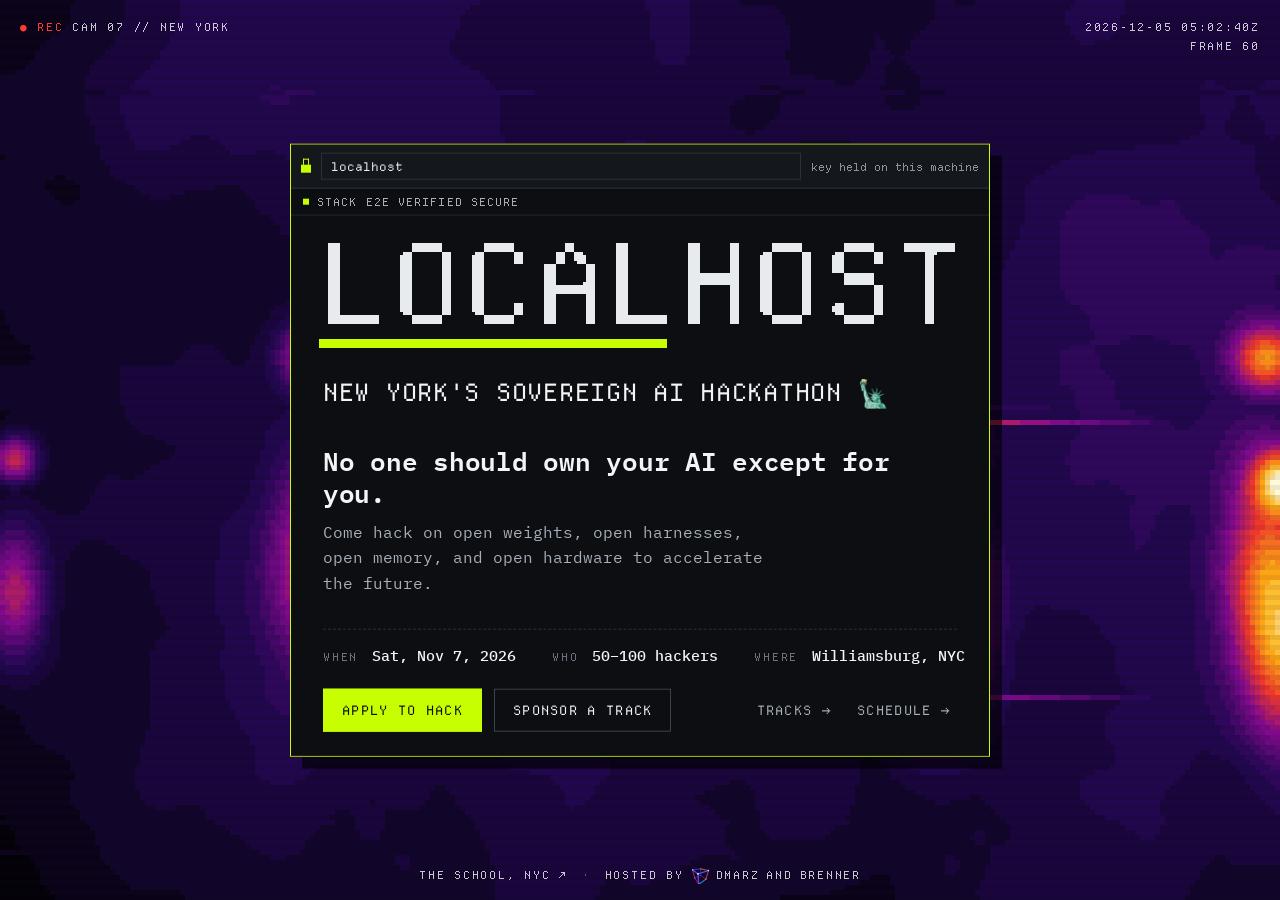
<file: public/index.html>
<!doctype html>
<html lang="en">
<head>
<meta charset="utf-8">
<meta name="viewport" content="width=device-width, initial-scale=1">
<title>LOCALHOST</title>
<meta name="description" content="New York's Sovereign AI Hackathon. Saturday, November 7, 2026 at The School, NYC.">
<meta property="og:title" content="LOCALHOST: New York's Sovereign AI Hackathon">
<meta property="og:description" content="No one should own your AI except for you. Saturday, November 7 at The School, NYC.">
<meta property="og:site_name" content="LOCALHOST">
<meta property="og:type" content="website">
<meta property="og:url" content="https://localhostai.nyc/">
<meta property="og:image" content="https://localhostai.nyc/img/school/leg1-thermal.jpg">
<meta property="og:image:width" content="1600">
<meta property="og:image:height" content="900">
<meta property="og:image:alt" content="The School, NYC, through a thermal camera">
<meta name="twitter:image" content="https://localhostai.nyc/img/school/leg1-thermal.jpg">
<meta name="twitter:card" content="summary_large_image">
<link rel="icon" href="https://localhostai.nyc/icon-192.png" sizes="192x192" type="image/png">
<link rel="icon" href="https://localhostai.nyc/favicon-32.png" sizes="32x32" type="image/png">
<link rel="icon" href="https://localhostai.nyc/favicon.svg" type="image/svg+xml">
<link rel="manifest" href="https://localhostai.nyc/site.webmanifest">
<link rel="apple-touch-icon" sizes="180x180" href="https://localhostai.nyc/apple-touch-icon.png">
<meta name="theme-color" content="#0c0e11">
<link rel="stylesheet" href="shared/base.css">
<style>
  @font-face { font-family: "IBM Plex Mono"; src: url("fonts/IBMPlexMono-400.woff2") format("woff2"); font-weight: 400; font-display: swap; }
  @font-face { font-family: "IBM Plex Mono"; src: url("fonts/IBMPlexMono-500.woff2") format("woff2"); font-weight: 500; font-display: swap; }
  @font-face { font-family: "IBM Plex Mono"; src: url("fonts/IBMPlexMono-600.woff2") format("woff2"); font-weight: 600; font-display: swap; }
  body { overflow: hidden; cursor: crosshair; }
  .corner { position: fixed; z-index: 5; padding: 18px 20px; line-height: 1.7; pointer-events: none; }
  .tl { top: 0; left: 0; } .tr { top: 0; right: 0; text-align: right; }
  .rec { color: #ff3b2f; }
  .reticle { position: fixed; z-index: 6; width: 120px; height: 150px; pointer-events: none; transform: translate(-50%, -50%); transition: opacity .25s; }
  .reticle i { position: absolute; width: 14px; height: 14px; border-color: rgba(255,255,255,.9); border-style: solid; }
  .reticle i:nth-child(1) { top: 0; left: 0; border-width: 1px 0 0 1px; }
  .reticle i:nth-child(2) { top: 0; right: 0; border-width: 1px 1px 0 0; }
  .reticle i:nth-child(3) { bottom: 0; left: 0; border-width: 0 0 1px 1px; }
  .reticle i:nth-child(4) { bottom: 0; right: 0; border-width: 0 1px 1px 0; }
  .reticle span { position: absolute; top: calc(100% + 6px); left: 0; white-space: nowrap; }
  .reticle.lost { opacity: 0; }
  .credits { position: fixed; z-index: 5; bottom: 16px; left: 50%; transform: translateX(-50%); width: max-content; max-width: calc(100% - 24px); display: flex; align-items: center; gap: 14px; white-space: nowrap; }
  .credits a { color: inherit; text-decoration: none; display: inline-flex; align-items: center; gap: 7px; }
  .credits a:hover { color: var(--acid); }
  .credits .hosts { display: inline-flex; align-items: center; gap: 7px; flex-wrap: wrap; justify-content: center; }
  .credits .sep { opacity: .4; }
  .credits canvas { width: 18px; height: 18px; display: block; }
  .switch { position: fixed; z-index: 60; top: 14px; left: 50%; transform: translateX(-50%); display: flex; gap: 10px; align-items: center; }
  .switch button { font: inherit; color: inherit; background: rgba(0,0,0,.35); border: 1px solid rgba(255,255,255,.4); padding: 3px 9px; cursor: pointer; }
  .switch button:hover { color: var(--acid); border-color: var(--acid); }

  /* ---------- shared window + page ---------- */
  :root { --pg: #fff; --fg: #0b0b0c; --dim: #5f5f66; --ln: #000; --pri: #c8ff00; --prifg: #0b0b0c; }
  .win { position: fixed; z-index: 10; display: flex; flex-direction: column; cursor: default; background: var(--pg); color: var(--fg); }
  .win[hidden] { display: none; }
  #main { left: 50%; top: 50%; transform: translate(-50%, -50%); width: min(700px, calc(100vw - 32px)); }
  .page { padding: 0 0 24px; background: var(--pg); color: var(--fg); }
  .hero { display: block; image-rendering: pixelated; margin: 0 auto; }
  .copy { padding: 0 26px; }
  .sub { margin: 0 0 24px; font-size: clamp(15px, 4.1vw, 25px); line-height: 1.15; letter-spacing: .04em; text-transform: uppercase; }
  .sub .ny { letter-spacing: 0; font-size: 1.1em; vertical-align: -.08em; }
  .line1 { font-size: 22px; line-height: 1.25; }
  .line2 { margin-top: 8px; font-size: 13.5px; line-height: 1.6; color: var(--dim); max-width: 50ch; }
  .meta { margin-top: 18px; display: flex; flex-wrap: wrap; gap: 6px 18px; font-size: 12px; letter-spacing: .12em; text-transform: uppercase; }
  .meta b { font-weight: normal; background: var(--pri); color: var(--prifg); padding: 0 4px; }
  .ctas { margin-top: 20px; display: flex; gap: 10px; flex-wrap: wrap; align-items: center; }
  .ctas .sp { flex: 1; }
  .b { font: 13px var(--mono); letter-spacing: .06em; text-transform: uppercase; padding: 10px 14px; background: var(--pg); color: var(--fg); border: 1px solid var(--ln); text-decoration: none; cursor: pointer; }
  .b:hover { background: var(--fg); color: var(--pg); }
  .b.pri { background: var(--pri); color: var(--prifg); }
  .pre, .post { padding: 12px 26px 0; font-size: 12px; line-height: 1.6; white-space: pre-wrap; color: var(--dim); }
  .post { padding-top: 18px; }
  .list { font-size: 13px; overflow: auto; max-height: min(420px, 52vh); }
  .list .hdr, .list .row { display: grid; grid-template-columns: 1.3fr 1fr; gap: 8px; padding: 5px 12px; }
  .list .hdr { position: sticky; top: 0; background: var(--pg); border-bottom: 1px solid var(--ln); font-size: 11px; color: var(--dim); }
  .list .row { cursor: pointer; }
  .list .row .g { color: var(--dim); font-size: 11px; }
  .list .row.sel { background: var(--fg); color: var(--pg); }
  .list .row.sel .g { color: inherit; }
  .info { border-top: 1px solid var(--ln); padding: 10px 12px; font-size: 13px; line-height: 1.5; min-height: 58px; }
  .info .k { font-size: 11px; color: var(--dim); }
  .txt { padding: 14px 18px 18px; font-size: 13px; line-height: 1.75; white-space: pre; overflow: auto; }
  .txt .d { color: var(--dim); }

  /* ================= 1 · Macintosh, 1991 ================= */
  [data-t="1"] { --pri: #fff; --prifg: #000; --dim: #333; }
  [data-t="1"] .win { border: 2px solid #000; box-shadow: 4px 4px 0 #000, 14px 14px 0 rgba(0,0,0,.45); }
  [data-t="1"] .ch { position: relative; height: 26px; display: flex; align-items: center; justify-content: center; border-bottom: 2px solid #000; }
  [data-t="1"] .win.focus .ch::before { content: ""; position: absolute; inset: 5px 4px; background: repeating-linear-gradient(#000 0 1px, transparent 1px 3px); }
  [data-t="1"] .ch .nm { position: relative; z-index: 1; background: #fff; padding: 0 10px; font-size: 13px; }
  [data-t="1"] .ch .bx { position: absolute; z-index: 1; top: 6px; width: 13px; height: 13px; background: #fff; border: 1px solid #000; outline: 2px solid #fff; padding: 0; }
  [data-t="1"] .ch .bx.l { left: 10px; } [data-t="1"] .ch .bx.r { right: 10px; }
  [data-t="1"] .win:not(.focus) .bx { visibility: hidden; }
  [data-t="1"] .b { border: 2px solid #000; border-radius: 8px; text-transform: none; letter-spacing: 0; padding: 8px 16px; }
  [data-t="1"] .b.pri { outline: 3px solid #000; outline-offset: 2px; }
  [data-t="1"] .meta b { border: 1px solid #000; }

  /* ================= 2 · Windows 95 ================= */
  [data-t="2"] { --pg: #fff; --pri: #c0c0c0; --prifg: #000; --dim: #404040; }
  [data-t="2"] .win { background: #c0c0c0; padding: 3px; box-shadow: inset -1px -1px #0a0a0a, inset 1px 1px #dfdfdf, inset -2px -2px #808080, inset 2px 2px #fff, 12px 12px 0 rgba(0,0,0,.45); font-family: Tahoma, "Segoe UI", Arial, sans-serif; }
  [data-t="2"] .ch { display: flex; align-items: center; gap: 6px; padding: 3px 3px 3px 6px; background: linear-gradient(90deg, #000080, #1084d0); color: #fff; font-weight: bold; font-size: 12px; }
  [data-t="2"] .win:not(.focus) .ch { background: linear-gradient(90deg, #808080, #b5b5b5); color: #d4d0c8; }
  [data-t="2"] .ch .ic { width: 14px; height: 14px; background: #fff; box-shadow: inset -2px -2px #808080; }
  [data-t="2"] .ch .ctl { margin-left: auto; display: flex; gap: 2px; }
  [data-t="2"] .ch .ctl span, [data-t="2"] .ch .ctl button { width: 16px; height: 14px; background: #c0c0c0; color: #000; font: bold 10px/12px Tahoma, sans-serif; text-align: center; border: 0; padding: 0; box-shadow: inset -1px -1px #0a0a0a, inset 1px 1px #fff, inset -2px -2px #808080; }
  [data-t="2"] .ch .ctl button { margin-left: 2px; cursor: pointer; }
  [data-t="2"] .menu { display: flex; gap: 14px; padding: 3px 6px; font-size: 12px; }
  [data-t="2"] .menu u { text-decoration: underline; }
  [data-t="2"] .addr { display: flex; align-items: center; gap: 6px; padding: 3px 6px 5px; font-size: 12px; }
  [data-t="2"] .addr .f { flex: 1; background: #fff; padding: 3px 5px; box-shadow: inset 1px 1px #808080, inset -1px -1px #fff, inset 2px 2px #0a0a0a; font-family: var(--mono); }
  [data-t="2"] .addr .go { padding: 2px 10px; box-shadow: inset -1px -1px #0a0a0a, inset 1px 1px #fff, inset -2px -2px #808080; }
  [data-t="2"] .page, [data-t="2"] .list, [data-t="2"] .txt, [data-t="2"] .info { box-shadow: inset 1px 1px #808080, inset 2px 2px #0a0a0a, inset -1px -1px #fff; background: #fff; }
  [data-t="2"] .page { padding-top: 4px; }
  [data-t="2"] .b { font-family: Tahoma, Arial, sans-serif; text-transform: none; letter-spacing: 0; background: #c0c0c0; color: #000; border: 0; padding: 7px 16px; box-shadow: inset -1px -1px #0a0a0a, inset 1px 1px #fff, inset -2px -2px #808080, inset 2px 2px #dfdfdf; }
  [data-t="2"] .b.pri { outline: 1px solid #000; }
  [data-t="2"] .b:active { box-shadow: inset 1px 1px #0a0a0a, inset -1px -1px #fff; }
  [data-t="2"] .b:hover { background: #c0c0c0; color: #000; }
  [data-t="2"] .meta b { background: #000080; color: #fff; }
  [data-t="2"] .stat { display: flex; gap: 3px; padding-top: 3px; font-size: 11px; }
  [data-t="2"] .stat span { padding: 2px 6px; box-shadow: inset 1px 1px #808080, inset -1px -1px #fff; }
  [data-t="2"] .stat span:first-child { flex: 1; }

  /* ================= 3 · NeXTSTEP ================= */
  [data-t="3"] { --pg: #aaa; --fg: #000; --dim: #2b2b2b; --ln: #000; --pri: #fff; --prifg: #000; }
  [data-t="3"] .win { border: 1px solid #000; box-shadow: 12px 12px 0 rgba(0,0,0,.5); }
  [data-t="3"] .ch { display: flex; align-items: center; height: 24px; background: #000; color: #fff; font: bold 13px Helvetica, Arial, sans-serif; border-bottom: 1px solid #000; }
  [data-t="3"] .win:not(.focus) .ch { background: #555; color: #aaa; }
  [data-t="3"] .ch .nm { flex: 1; text-align: center; }
  [data-t="3"] .ch .bx { width: 17px; height: 17px; margin: 0 4px; background: #aaa; border: 0; padding: 0; color: #000; font: bold 11px/17px Helvetica, sans-serif; text-align: center; box-shadow: inset 1px 1px #fff, inset -1px -1px #555; }
  [data-t="3"] .page { border-top: 1px solid #fff; }
  [data-t="3"] .b { font: 13px Helvetica, Arial, sans-serif; text-transform: none; letter-spacing: 0; background: #aaa; color: #000; border: 0; padding: 7px 14px; box-shadow: inset 1px 1px #fff, inset -1px -1px #000, inset -2px -2px #555; }
  [data-t="3"] .b.pri::after { content: " ⏎"; }
  [data-t="3"] .b:hover { background: #fff; color: #000; }
  [data-t="3"] .list, [data-t="3"] .txt { background: #fff; }
  [data-t="3"] .resize { display: flex; height: 9px; border-top: 1px solid #000; background: #aaa; }
  [data-t="3"] .resize i { width: 26px; border-right: 1px solid #000; } [data-t="3"] .resize i:last-child { margin-left: auto; border-left: 1px solid #000; border-right: 0; }

  /* ================= 4 · Amiga Workbench ================= */
  [data-t="4"] { --pg: #0055aa; --fg: #fff; --dim: #cfe0ff; --ln: #fff; --pri: #ff8800; --prifg: #000; }
  [data-t="4"] .win { border: 2px solid #fff; box-shadow: 12px 12px 0 rgba(0,0,0,.5); font-family: var(--mono); }
  [data-t="4"] .ch { display: flex; align-items: stretch; height: 22px; background: #fff; color: #0055aa; font-size: 13px; }
  [data-t="4"] .win:not(.focus) .ch { background: #0055aa; color: #fff; border-bottom: 2px solid #fff; }
  [data-t="4"] .ch .bx { width: 24px; border: 0; padding: 0; background: #ff8800; position: relative; }
  [data-t="4"] .ch .bx.l::after { content: ""; position: absolute; left: 8px; top: 6px; width: 6px; height: 6px; background: #fff; border: 1px solid #000; }
  [data-t="4"] .ch .nm { flex: 1; padding: 3px 8px; background: repeating-linear-gradient(#fff 0 2px, #0055aa 2px 4px); }
  [data-t="4"] .ch .nm span { background: #fff; color: #0055aa; padding: 0 6px; }
  [data-t="4"] .win:not(.focus) .ch .nm { background: none; } [data-t="4"] .win:not(.focus) .ch .nm span { background: none; color: #fff; }
  [data-t="4"] .ch .dp { width: 24px; background: #fff; border-left: 2px solid #0055aa; position: relative; }
  [data-t="4"] .ch .dp::before, [data-t="4"] .ch .dp::after { content: ""; position: absolute; width: 10px; height: 7px; border: 2px solid #0055aa; }
  [data-t="4"] .ch .dp::before { left: 4px; top: 3px; background: #ff8800; } [data-t="4"] .ch .dp::after { left: 8px; top: 8px; background: #fff; }
  [data-t="4"] .b { border: 2px solid #fff; } [data-t="4"] .b.pri { border-color: #000; }
  [data-t="4"] .b:hover { background: #fff; color: #0055aa; }
  [data-t="4"] .list .row.sel { background: #ff8800; color: #000; }

  /* ================= 5 · Teletext ================= */
  [data-t="5"] { --pg: #000; --fg: #fff; --dim: #00ffff; --ln: #fff; --pri: #ffff00; --prifg: #000; }
  [data-t="5"] .win { border: 10px solid #1a1a1a; border-radius: 18px; box-shadow: 0 0 0 2px #000, 12px 12px 0 rgba(0,0,0,.5); font-family: var(--mono); }
  [data-t="5"] .ch { display: flex; gap: 14px; padding: 6px 12px; background: #000; color: #fff; font-size: 14px; }
  [data-t="5"] .ch .p { color: #fff; } [data-t="5"] .ch .s { color: #ffff00; } [data-t="5"] .ch .c { color: #00ffff; margin-left: auto; }
  [data-t="5"] .ch .x { background: none; border: 0; color: #ff0000; font: inherit; cursor: pointer; padding: 0; }
  [data-t="5"] .page { padding-top: 6px; }
  [data-t="5"] .banner { margin: 0 12px; background: #0000ff; }
  [data-t="5"] .sub { color: #00ff00; transform: scaleY(1.35); transform-origin: top; margin-bottom: 26px; }
  [data-t="5"] .line1 { color: #ffff00; transform: scaleY(1.5); transform-origin: top; margin-bottom: 18px; }
  [data-t="5"] .meta { color: #ff00ff; } [data-t="5"] .meta b { background: #ffff00; }
  [data-t="5"] .ctas { gap: 0; justify-content: space-between; }
  [data-t="5"] .ctas .sp { display: none; }
  [data-t="5"] .b { border: 0; background: #000; padding: 6px 4px; font-size: 14px; }
  [data-t="5"] .ctas .b:nth-child(1) { color: #ff0000; } [data-t="5"] .ctas .b:nth-child(2) { color: #00ff00; }
  [data-t="5"] .ctas .b:nth-child(4) { color: #ffff00; } [data-t="5"] .ctas .b:nth-child(5) { color: #00ffff; }
  [data-t="5"] .b:hover { background: #fff; color: #000 !important; }
  [data-t="5"] .list .row.sel { background: #ffff00; color: #000; }

  /* ================= 6 · Relay circuit ================= */
  [data-t="6"] { --pg: #120c1a; --fg: #f1ecf7; --dim: #a99bbd; --ln: #3d2c55; --pri: #c8ff00; --prifg: #0b0b0c; }
  [data-t="6"] .win { border: 1px solid #3d2c55; box-shadow: 12px 12px 0 rgba(0,0,0,.55); }
  [data-t="6"] .win.focus { border-color: #9a6bd8; }
  [data-t="6"] .ch { display: flex; align-items: center; gap: 10px; padding: 8px 10px; background: #2a1a3d; font-size: 12px; }
  [data-t="6"] .ch .on { width: 14px; height: 14px; border-radius: 50%; border: 2px solid #c79bff; box-shadow: inset 0 0 0 2px #2a1a3d, inset 0 0 0 4px #c79bff; }
  [data-t="6"] .ch .f { flex: 1; padding: 5px 9px; background: #120c1a; border: 1px solid #3d2c55; }
  [data-t="6"] .ch .f b { font-weight: normal; color: #c8ff00; }
  [data-t="6"] .ch .x { background: none; border: 0; color: #a99bbd; font: inherit; cursor: pointer; }
  [data-t="6"] .circ { display: flex; align-items: center; gap: 8px; flex-wrap: wrap; padding: 9px 12px; background: #1b1127; border-bottom: 1px solid #3d2c55; font-size: 11px; letter-spacing: .08em; text-transform: uppercase; color: #a99bbd; }
  [data-t="6"] .circ i { font-style: normal; color: #f1ecf7; border: 1px solid #3d2c55; padding: 2px 6px; }
  [data-t="6"] .circ .ar { color: #6e5a8a; }
  [data-t="6"] .circ .ok { margin-left: auto; color: #c8ff00; }
  [data-t="6"] .b:hover { background: #c79bff; color: #120c1a; }

  /* ================= 7 · PGP signed ================= */
  [data-t="7"] { --pg: #f4f1e8; --fg: #111; --dim: #55534d; --ln: #111; --pri: #111; --prifg: #f4f1e8; }
  [data-t="7"] .win { border: 1px solid #111; box-shadow: 12px 12px 0 rgba(0,0,0,.5); }
  [data-t="7"] .ch { display: flex; align-items: center; gap: 10px; padding: 7px 10px; background: #e3dfd2; border-bottom: 1px solid #111; font-size: 12px; }
  [data-t="7"] .ch .x { width: 10px; height: 10px; border: 1px solid #111; background: #fff; padding: 0; cursor: pointer; }
  [data-t="7"] .ch .v { margin-left: auto; color: #2d6a00; }
  [data-t="7"] .pre, [data-t="7"] .post { color: #111; }
  [data-t="7"] .sig { color: #55534d; word-break: break-all; }
  [data-t="7"] .good { margin-top: 8px; display: inline-block; padding: 2px 6px; background: #c8ff00; color: #111; }

  /* ================= 8 · Redacted ================= */
  [data-t="8"] { --pg: #fbfbf8; --fg: #111; --dim: #44443f; --ln: #111; --pri: #111; --prifg: #fff; }
  [data-t="8"] .win { border: 1px solid #111; box-shadow: 12px 12px 0 rgba(0,0,0,.5); font-family: var(--mono); }
  [data-t="8"] .ch { display: flex; align-items: center; gap: 10px; padding: 7px 12px; border-bottom: 3px double #111; font-size: 12px; letter-spacing: .14em; text-transform: uppercase; }
  [data-t="8"] .ch .x { background: none; border: 0; font: inherit; cursor: pointer; }
  [data-t="8"] .ch .st { margin-left: auto; color: #c4161c; border: 2px solid #c4161c; padding: 1px 6px; transform: rotate(-3deg); }
  [data-t="8"] .pre { color: #111; letter-spacing: .1em; text-transform: uppercase; font-size: 11px; display: flex; justify-content: space-between; }
  [data-t="8"] .rx { background: #111; color: transparent; transition: background .25s, color .25s; cursor: help; }
  [data-t="8"] .rx:hover, [data-t="8"] .copy:hover .rx { background: #c8ff00; color: #111; }

  /* ================= 9 · Ciphertext ================= */
  [data-t="9"] { --pg: #0c0e11; --fg: #e9ecef; --dim: #8b939c; --ln: #2a3038; --pri: #c8ff00; --prifg: #0b0b0c; }
  [data-t="9"] .win { border: 1px solid #2a3038; box-shadow: 12px 12px 0 rgba(0,0,0,.6); }
  [data-t="9"] .win.focus { border-color: #c8ff00; }
  [data-t="9"] .ch { display: flex; align-items: center; gap: 10px; padding: 8px 10px; background: #14181d; border-bottom: 1px solid #2a3038; font-size: 12px; }
  [data-t="9"] .ch .lk { width: 10px; height: 8px; background: #c8ff00; position: relative; margin-top: 5px; }
  [data-t="9"] .ch .lk::before { content: ""; position: absolute; left: 2px; top: -6px; width: 4px; height: 5px; border: 1px solid #c8ff00; border-bottom: 0; }
  [data-t="9"] .ch .f { flex: 1; padding: 5px 9px; border: 1px solid #2a3038; }
  [data-t="9"] .ch .k { color: #8b939c; font-size: 11px; white-space: nowrap; }
  [data-t="9"] .ch .x { background: none; border: 0; color: #8b939c; font: inherit; cursor: pointer; }
  [data-t="9"] .cstate { padding: 6px 12px; font-size: 11px; letter-spacing: .1em; text-transform: uppercase; border-bottom: 1px solid #2a3038; color: #c8ff00; }
  [data-t="9"] .cstate.locked { color: #8b939c; }
  [data-t="9"] .b:hover { background: #c8ff00; color: #0b0b0c; }

  /* ================= 10 · SSH ================= */
  [data-t="10"] { --pg: #0a0700; --fg: #ffb000; --dim: #b07a00; --ln: #5a3d00; --pri: #ffb000; --prifg: #0a0700; }
  [data-t="10"] .win { border: 1px solid #5a3d00; box-shadow: 12px 12px 0 rgba(0,0,0,.6), 0 0 40px rgba(255,176,0,.08); font-family: var(--mono); }
  [data-t="10"] .page, [data-t="10"] .gate { text-shadow: 0 0 6px rgba(255,176,0,.35); }
  [data-t="10"] .ch { display: flex; align-items: center; gap: 10px; padding: 7px 10px; background: #160f00; border-bottom: 1px solid #5a3d00; font-size: 12px; color: #b07a00; }
  [data-t="10"] .ch .nm { flex: 1; text-align: center; color: #ffb000; }
  [data-t="10"] .ch .x { background: none; border: 0; color: #b07a00; font: inherit; cursor: pointer; }
  [data-t="10"] .gate { padding: 18px 22px 22px; font-size: 13.5px; line-height: 1.7; white-space: pre-wrap; color: #ffb000; }
  [data-t="10"] .gate .q { display: inline-flex; gap: 8px; margin-left: 6px; }
  [data-t="10"] .gate button { font: inherit; background: none; color: #ffb000; border: 1px solid #ffb000; padding: 0 8px; cursor: pointer; }
  [data-t="10"] .gate button:hover { background: #ffb000; color: #0a0700; }
  [data-t="10"] .page[hidden] { display: none; }
  [data-t="10"] .b:hover { background: #ffb000; color: #0a0700; }
  [data-t="10"] .meta b { text-shadow: none; }


  /* ---------- type system: pixel face = identity + labels, Plex Mono = reading ---------- */
  [data-t="9"] { --read: "IBM Plex Mono", ui-monospace, Menlo, monospace; --hi: #f2f4f6; --mid: #a7b0ba; --lo: #6b747e; }
  [data-t="9"] .copy { padding: 0 32px; }
  /* identity block: wordmark, bar, subtitle sit tight together */
  [data-t="9"] .sub { margin: 4px 0 0; color: var(--hi); font-size: clamp(15px, 3.9vw, 24px); letter-spacing: .03em; }
  /* message block: sentence case, real weights, separated from identity by space */
  [data-t="9"] .line1 { margin-top: 36px; font-family: var(--read); font-weight: 600; font-size: 26px; line-height: 1.2; letter-spacing: -.01em; color: var(--hi); }
  [data-t="9"] .line2 { margin-top: 12px; font-family: var(--read); font-weight: 400; font-size: 16px; line-height: 1.6; color: var(--mid); max-width: 46ch; }
  /* facts: small tracked labels, plain values */
  [data-t="9"] .meta { margin-top: 32px; padding-top: 16px; border-top: 1px dashed #2a3038; display: grid; grid-template-columns: auto auto auto auto auto 1fr; gap: 6px 14px; align-items: baseline; }
  [data-t="9"] .meta .k { font-size: 11px; letter-spacing: .16em; text-transform: uppercase; color: var(--lo); }
  [data-t="9"] .meta .v { font-family: var(--read); font-weight: 500; font-size: 15px; letter-spacing: 0; text-transform: none; color: var(--hi); white-space: nowrap; padding-right: 22px; }
  /* actions in three tiers: filled, outlined, text */
  [data-t="9"] .ctas { margin-top: 24px; gap: 12px; }
  [data-t="9"] .b { font-size: 13px; letter-spacing: .1em; padding: 12px 18px; border-color: #3a424c; color: var(--hi); }
  [data-t="9"] .b.pri { border-color: #c8ff00; color: #0b0b0c; }
  [data-t="9"] .b.ghost { border-color: transparent; background: none; color: var(--mid); padding: 12px 6px; }
  [data-t="9"] .b.ghost:hover { color: #c8ff00; background: none; }
  /* status: quiet label, the acid stays for action */
  [data-t="9"] .cstate { color: var(--mid); display: flex; align-items: center; gap: 8px; }
  [data-t="9"] .cstate::before { content: ""; width: 6px; height: 6px; background: #c8ff00; }
  [data-t="9"] .cstate.locked { color: var(--lo); }
  [data-t="9"] .cstate.locked::before { background: var(--lo); }
  [data-t="9"] .list, [data-t="9"] .info { font-family: var(--read); }
  [data-t="9"] .info { font-size: 14px; }
  .info a { color: var(--pri); }
  @media (max-width: 640px) {
    .corner.tr, .reticle { display: none; }
    /* phones: the page scrolls; the main window sits in the flow below the REC label */
    body { overflow-x: hidden; overflow-y: auto; display: flex; flex-direction: column; min-height: 100svh; }
    .corner.tl { position: absolute; }
    #root { order: 1; padding: 58px 12px 0; }
    #main { position: relative; left: auto !important; top: auto !important; transform: none !important; width: 100%; }
    .credits { order: 2; position: static; transform: none; align-self: center; margin: 22px 12px 28px; flex-wrap: wrap; justify-content: center; row-gap: 10px; white-space: normal; }
    .ctas .b:not(.ghost) { flex: 1 1 100%; text-align: center; }
    [data-t="9"] .ctas .b.ghost { padding-left: 0; padding-right: 20px; }
    .line1 { font-size: 18px; }
    [data-t="9"] .line1 { font-size: 21px; margin-top: 24px; } [data-t="9"] .line2 { font-size: 15px; } [data-t="9"] .copy { padding: 0 18px; }
    [data-t="9"] .meta { grid-template-columns: auto 1fr; }
    .ctas .sp { flex-basis: 100%; height: 0; }
    .win.pop { left: 10px !important; right: 10px; top: 70px !important; width: auto !important; }
    .switch { top: 40px; }
    [data-t="2"] .menu, [data-t="9"] .ch .k { display: none; }
  }
</style>
</head>
<body>
<canvas class="thermal" id="c"></canvas>
<div class="corner tl hud"><span class="rec">● REC</span> CAM 07 // NEW YORK</div>
<div class="corner tr hud" id="clock">—</div>
<div class="reticle hud" id="ret"><i></i><i></i><i></i><i></i><span id="retlabel">SUBJECT 08 // 36.6°C</span></div>
<div class="credits hud"><a href="https://theschool.nyc" target="_blank" rel="noopener">The School, NYC ↗</a><span class="sep">·</span><span class="hosts">Hosted by <a href="https://x.com/DistributedMarz" target="_blank" rel="noopener"><canvas id="mark" aria-hidden="true"></canvas> dmarz</a> and <a href="https://x.com/BrennerSpear" target="_blank" rel="noopener">Brenner</a></span></div>
<div id="root"></div>

<script type="module">
import { thermal } from "./shared/thermal.js";
import { mosh } from "./shared/mosh.js";
import { cube } from "./shared/cube.js";
cube(document.getElementById("mark"));
import "./shared/forms.js"; // keeps a ?ref= share code for apply.html
import "./shared/track.js"; // keeps where the visitor came from (utm tags, ad clicks); ad tags

const N = 10;
const V = 9;
document.body.dataset.t = V;
const go = (v) => { location.search = "?v=" + (((v - 1 + N) % N) + 1); };

const hex = (h) => [1, 3, 5].map((i) => parseInt(h.slice(i, i + 2), 16));
const rand = (n, a = "ABCDEFGHIJKLMNOPQRSTUVWXYZabcdefghijklmnopqrstuvwxyz0123456789+/") => Array.from({ length: n }, () => a[Math.random() * a.length | 0]).join("");

// chrome(title, isPopup) -> the bar(s) above the page. [hero bg, ink, accent]
const THEMES = {
  1: { name: "Macintosh, 1991", hero: ["#ffffff", "#000000", "#000000"],
       chrome: (t) => `<div class="ch"><button class="bx l" data-x></button><span class="nm">${t}</span><button class="bx r"></button></div>` },
  2: { name: "Windows 95", hero: ["#ffffff", "#000000", "#000080"],
       chrome: (t, pop) => `<div class="ch"><span class="ic"></span><span>${t}</span><span class="ctl"><span>_</span><span>□</span><button data-x>×</button></span></div>` +
         (pop ? "" : `<div class="menu"><span><u>F</u>ile</span><span><u>E</u>dit</span><span><u>V</u>iew</span><span><u>G</u>o</span><span><u>H</u>elp</span></div><div class="addr">Address <span class="f">localhost</span><span class="go">Go</span></div>`),
       foot: (pop) => pop ? "" : `<div class="stat"><span>Done</span><span>0 trackers</span><span>Local intranet</span></div>` },
  3: { name: "NeXTSTEP", hero: ["#aaaaaa", "#000000", "#ffffff"],
       chrome: (t) => `<div class="ch"><button class="bx" data-x>–</button><span class="nm">${t}</span><button class="bx" data-x>×</button></div>`,
       foot: () => `<div class="resize"><i></i><i></i></div>` },
  4: { name: "Amiga Workbench", hero: ["#0055aa", "#ffffff", "#ff8800"],
       chrome: (t) => `<div class="ch"><button class="bx l" data-x></button><span class="nm"><span>${t}</span></span><span class="dp"></span></div>` },
  5: { name: "Teletext", hero: ["#0000ff", "#ffff00", "#ffffff"],
       chrome: (t, pop) => `<div class="ch"><span class="p">P${pop ? (t === "Tracks" ? "101" : "102") : "100"}</span><span class="s">${pop ? t.toUpperCase() : "LOCALHOST"}</span><span class="c" data-clock>Sat 07 Nov</span>${pop ? '<button class="x" data-x>×</button>' : ""}</div>` },
  6: { name: "Relay circuit", hero: ["#120c1a", "#f1ecf7", "#c8ff00"],
       chrome: (t, pop) => `<div class="ch"><span class="on"></span><span class="f"><b>localhost</b>${pop ? "/" + t.toLowerCase() : ""}</span>${pop ? '<button class="x" data-x>×</button>' : ""}</div>` +
         (pop ? "" : `<div class="circ">Circuit <i>this machine</i><span class="ar">→</span><i>this machine</i><span class="ar">→</span><i>this machine</i><span class="ok">0 hops out</span></div>`) },
  7: { name: "PGP signed", hero: ["#f4f1e8", "#111111", "#111111"],
       chrome: (t, pop) => `<div class="ch"><button class="x" data-x></button><span>${pop ? t.toLowerCase() + ".asc" : "localhost — invite.asc"}</span><span class="v">signature ok</span></div>`,
       pre: () => `-----BEGIN PGP SIGNED MESSAGE-----\nHash: SHA512`,
       post: () => `-----BEGIN PGP SIGNATURE-----\n<span class="sig">${rand(64)}\n${rand(64)}\n${rand(28)}=</span>\n-----END PGP SIGNATURE-----\n<span class="good">Good signature · key 0xL0CA1H05T · checked on this machine</span>` },
  8: { name: "Redacted", hero: ["#fbfbf8", "#111111", "#c4161c"],
       chrome: (t, pop) => `<div class="ch"><button class="x" data-x>×</button><span>${pop ? "Exhibit · " + t : "File · LOCALHOST"}</span><span class="st">Local only</span></div>`,
       pre: () => `<span>Ref. LH-1107</span><span>Distribution: you</span>` },
  9: { name: "Ciphertext", hero: ["#0c0e11", "#e9ecef", "#c8ff00"],
       chrome: (t, pop) => `<div class="ch"><span class="lk"></span><span class="f">localhost${pop ? "/" + t.toLowerCase() : ""}</span><span class="k">key held on this machine</span>${pop ? '<button class="x" data-x>×</button>' : ""}</div>` +
         (pop ? "" : `<div class="cstate" id="cstate">stack e2e verified secure</div>`) },
  10: { name: "SSH", hero: ["#0a0700", "#ffb000", "#ffffff"],
       chrome: (t, pop) => `<div class="ch"><span>●●●</span><span class="nm">${pop ? "you@localhost: ~/" + t.toLowerCase() : "ssh you@localhost — 80×24"}</span>${pop ? '<button class="x" data-x>×</button>' : ""}</div>` },
};
const TH = THEMES[V];

const red = (s) => `<span class="rx">${s}</span>`;
const L2 = V === 8
  ? `Come hack on ${red("open weights")}, ${red("open harnesses")}, ${red("open memory")}, and ${red("open hardware")} to ${red("accelerate the future")}.`
  : "Come hack on open weights, open harnesses, open memory, and open hardware to accelerate the future.";
const pageHTML = `
  ${TH.pre ? `<div class="pre">${TH.pre()}</div>` : ""}
  ${V === 5 ? '<div class="banner"><canvas class="hero" id="hero"></canvas></div>' : '<canvas class="hero" id="hero"></canvas>'}
  <div class="copy">
    <p class="sub" data-c>New York's Sovereign AI <span style="white-space:nowrap">Hackathon <span class="ny" aria-hidden="true">🗽</span></span></p>
    <p class="line1" data-c>No one should own your AI except for you.</p>
    <p class="line2" data-c>${L2}</p>
    <div class="meta"><span class="k">When</span><span class="v" data-c>Sat, Nov 7, 2026</span><span class="k">Who</span><span class="v" data-c>50–100 hackers</span><span class="k">Where</span><span class="v" data-c>Williamsburg, NYC</span></div>
    <div class="ctas">
      <a class="b pri" href="apply.html" data-c>Apply to hack</a><a class="b" href="sponsor.html" data-c>Sponsor a track</a>
      <span class="sp"></span>
      <button class="b ghost" data-open="tracks" data-c>Tracks →</button><button class="b ghost" data-open="schedule" data-c>Schedule →</button>
    </div>
  </div>
  ${TH.post ? `<div class="post">${TH.post()}</div>` : ""}`;

const gate = V === 10 ? `<div class="gate" id="gate">$ ssh you@localhost
The authenticity of host 'localhost' can't be established.
ED25519 key fingerprint is SHA256:${rand(43)}.
Are you sure you want to continue connecting (yes/no)?<span class="q"><button id="yes">yes</button><button id="no">no</button></span></div>` : "";

const sched = `<span class="d">draft, times will move</span>

SAT 7 NOV
  10:00  doors + coffee
  10:30  opening remarks
  11:00  kickoff, hacking starts
  13:30  lunch
  18:00  dinner
  19:00  projects in
  19:30  finalist demos + judging
  21:00  awards + closing
  22:00  doors close`;

document.getElementById("root").innerHTML = `
<div class="win focus" id="main">${TH.chrome("localhost", false)}${gate}<div class="page"${V === 10 ? " hidden" : ""}>${pageHTML}</div>${TH.foot ? TH.foot(false) : ""}</div>
<div class="win pop" id="tracks" hidden style="width:min(460px,calc(100vw - 32px))">${TH.chrome("Tracks", true)}
  <div class="list" id="list"><div class="hdr"><span>Name</span><span>Status</span></div></div>
  <div class="info" id="info"><span class="k">Encrypted.</span> Tracks are set with our sponsors and decrypt closer to the day.</div>${TH.foot ? TH.foot(true) : ""}</div>
<div class="win pop" id="schedule" hidden style="width:min(380px,calc(100vw - 32px))">${TH.chrome("Schedule", true)}
  <div class="txt">${sched}</div>${TH.foot ? TH.foot(true) : ""}</div>`;

const t = thermal(document.getElementById("c"), { block: 5 });

// ---------- hero ----------
const heroEl = document.getElementById("hero");
const [hb, hi, ha] = TH.hero;
await document.fonts.load('40px "Departure Mono"');
let m = null;
// The hero takes its window's width. Re-measured on resize (rotation, DevTools device mode)
// before mosh's own resize listener redraws it, so it never props the page wider than the screen.
const sizeHero = () => {
  heroEl.style.width = "100%";
  const w = heroEl.parentElement.getBoundingClientRect().width;
  heroEl.style.width = w + "px"; heroEl.style.height = Math.round(w * .23) + "px";
};
function startHero() {
  sizeHero();
  addEventListener("resize", sizeHero);
  m = mosh(heroEl, (c, W, H) => {
    c.fillStyle = hb; c.fillRect(0, 0, W, H);
    const padX = Math.round(W * .037);
    let s = 100; c.font = `${s}px "Departure Mono"`;
    s = Math.floor(s * (W - padX * 2) / c.measureText("LOCALHOST").width);
    c.font = `${s}px "Departure Mono"`; c.textBaseline = "top"; c.fillStyle = hi;
    const y = Math.round(H * .14);
    c.fillText("LOCALHOST", padX, y);
    c.fillStyle = ha; c.fillRect(padX, Math.round(y + s * .92), Math.round(W * .5), Math.max(2, Math.round(s * .07)));
  }, { scale: 3, fps: 14, decay: .9, floor: .025, palette: [hex(hb), hex(hi), hex(ha)] });
  m.corrupt();
  heroEl.addEventListener("pointermove", (e) => m.kick(Math.hypot(e.movementX, e.movementY) * .004));
}
if (V !== 10) startHero();

// ---------- 10: host key prompt ----------
if (V === 10) {
  const g = document.getElementById("gate");
  document.getElementById("yes").onclick = () => {
    g.innerHTML = g.innerHTML.replace(/<span class="q">[\s\S]*<\/span>$/, "yes") + "\nWarning: Permanently added 'localhost' (ED25519) to the list of known hosts.\n";
    setTimeout(() => { g.remove(); document.querySelector("#main .page").hidden = false; startHero(); }, 700);
  };
  document.getElementById("no").onclick = () => { g.insertAdjacentText("beforeend", "\nHost key verification failed. Nobody gets in without your yes."); };
}

// ---------- 9: ciphertext while the camera can see you ----------
let setWatched = () => {};
if (V === 9) {
  const els = [...document.querySelectorAll("#main [data-c]")];
  const nodes = [];
  for (const el of els) {
    const w = document.createTreeWalker(el, NodeFilter.SHOW_TEXT);
    while (w.nextNode()) if (w.currentNode.textContent.trim()) nodes.push({ n: w.currentNode, s: w.currentNode.textContent, p: 1 });
  }
  const glyph = "0123456789abcdef";
  // reading order: top to bottom, then left to right within a row
  const pos = (o) => { const r = document.createRange(); r.selectNodeContents(o.n); return r.getBoundingClientRect(); };
  nodes.forEach((o) => { const r = pos(o); o.top = r.top; o.left = r.left; });
  nodes.sort((x, y) => (Math.abs(x.top - y.top) > 8 ? x.top - y.top : x.left - y.left));
  // the subtitle decrypts on its own fast clock; everything else shares one reading-order sweep
  for (const o of nodes) o.fast = !!o.n.parentElement.closest(".sub");
  let off = 0, fastOff = 0;
  for (const o of nodes) { if (o.fast) { o.off = fastOff; fastOff += o.s.length; } else { o.off = off; off += o.s.length; } }
  const total = off, fastTotal = fastOff;

  let watched = false, since = performance.now(), f = 1, ff = 1;
  const cs = document.getElementById("cstate");
  const label = (enc) => { cs.textContent = enc ? "encrypted · verifying stack e2e" : "stack e2e verified secure"; cs.classList.toggle("locked", enc); };
  setWatched = (v) => { if (v === watched) return; watched = v; since = performance.now(); if (v) { f = 0; ff = 0; } };
  // subtitle: scrambled 0.3 s, readable by 0.7 s. The rest: scrambled 0.6 s, then top-left to bottom-right, done by 2 s
  (function tick() {
    const t = performance.now() - since;
    const ramp = (a, b) => Math.max(0, Math.min(1, (t - a) / (b - a)));
    if (watched) { f = ramp(600, 2000); ff = ramp(300, 700); } else { f = Math.min(1, f + .08); ff = Math.min(1, ff + .15); }
    const enc = f < 1 || ff < 1;
    if (cs.classList.contains("locked") !== enc) label(enc);
    const shown = Math.floor(total * f), fastShown = Math.floor(fastTotal * ff);
    for (const o of nodes) {
      const cut = Math.max(0, Math.min(o.s.length, (o.fast ? fastShown : shown) - o.off));
      if (cut === o.s.length) { if (o.n.textContent !== o.s) o.n.textContent = o.s; continue; }
      o.n.textContent = o.s.slice(0, cut) + [...o.s.slice(cut)].map((ch) => (ch === " " ? " " : glyph[Math.random() * 16 | 0])).join("");
    }
    setTimeout(tick, 50);
  })();
  setWatched(true);
}

// ---------- tracks: sealed until the sponsors lock them ----------
const list = document.getElementById("list"), info = document.getElementById("info");
const sealed = Array.from({ length: 4 }, (_, i) => {
  const row = document.createElement("div");
  row.className = "row";
  row.innerHTML = `<span></span><span class="g">sealed</span>`;
  row.addEventListener("click", () => {
    list.querySelectorAll(".row").forEach((r) => r.classList.toggle("sel", r === row));
    info.innerHTML = `<div class="k">Track 0${i + 1} · sealed</div>Decrypts when its sponsor locks it in. Want to set one? <a href="sponsor.html">Sponsor a track →</a>`;
  });
  list.appendChild(row);
  return row.firstChild;
});
const hexg = "0123456789abcdef";
(function scramble() {
  for (const el of sealed) el.textContent = Array.from({ length: 14 }, () => hexg[Math.random() * 16 | 0]).join("").replace(/(.{4})/g, "$1 ").trim();
  setTimeout(scramble, 220);
})();

// ---------- windows ----------
let z = 20;
const focus = (w) => { document.querySelectorAll(".win").forEach((o) => o.classList.toggle("focus", o === w)); w.style.zIndex = ++z; };
function open(id) {
  const w = document.getElementById(id);
  if (w.hidden) {
    w.hidden = false;
    if (!w.dataset.placed) {
      const mainEl = document.getElementById("main");
      let main = mainEl.getBoundingClientRect();
      const col = 480;
      if (innerWidth >= main.width + col + 72 && !mainEl.dataset.moved) {
        mainEl.dataset.moved = 1;
        const left = Math.max(24, (innerWidth - main.width - col - 24) / 2);
        mainEl.style.transform = "none"; mainEl.style.left = main.left + "px"; mainEl.style.top = main.top + "px";
        mainEl.getBoundingClientRect();
        mainEl.style.transition = "left .45s cubic-bezier(.2,.8,.2,1)";
        mainEl.style.left = left + "px";
        main = { left, right: left + main.width, top: main.top, bottom: main.bottom };
      }
      const beside = innerWidth >= main.right + 24 + 340;
      const x = beside ? main.right + 24 : Math.min(innerWidth - w.offsetWidth - 16, main.right - 120);
      const tr = document.getElementById("tracks");
      const below = id === "schedule" && !tr.hidden ? tr.getBoundingClientRect().bottom + 18 : main.top + 250;
      const y = id === "tracks" ? Math.max(60, main.top - 30) : Math.min(innerHeight - w.offsetHeight - 24, below);
      w.style.left = Math.max(16, x + (id === "schedule" ? 40 : 0)) + "px"; w.style.top = y + "px"; w.dataset.placed = 1;
    }
    m?.kick(.5);
  }
  focus(w);
}
document.querySelectorAll("[data-open]").forEach((b) => {
  b.addEventListener("pointerdown", (e) => e.stopPropagation());
  b.addEventListener("click", (e) => { e.stopPropagation(); open(b.dataset.open); });
});
document.querySelectorAll(".pop [data-x]").forEach((b) => b.addEventListener("click", (e) => {
  e.stopPropagation();
  b.closest(".win").hidden = true;
  const mainEl = document.getElementById("main");
  focus(mainEl);
  if (![...document.querySelectorAll(".pop")].some((w) => !w.hidden) && mainEl.dataset.moved && !mainEl.dataset.dragged) {
    mainEl.style.transition = "left .45s cubic-bezier(.2,.8,.2,1)";
    mainEl.style.left = Math.round((innerWidth - mainEl.offsetWidth) / 2) + "px";
    delete mainEl.dataset.moved;
    document.querySelectorAll(".pop").forEach((w) => delete w.dataset.placed);
  }
}));
document.querySelectorAll(".win").forEach((w) => {
  w.addEventListener("pointerdown", () => focus(w));
  const bar = w.querySelector(".ch");
  let drag = null;
  bar.style.cursor = "grab"; bar.style.userSelect = "none";
  bar.addEventListener("pointerdown", (e) => { if (e.target.closest("button") || (w.id === "main" && matchMedia("(max-width: 640px)").matches)) return; const r = w.getBoundingClientRect(); drag = [e.clientX - r.left, e.clientY - r.top]; bar.setPointerCapture(e.pointerId); });
  bar.addEventListener("pointermove", (e) => { if (!drag) return; w.dataset.dragged = 1; w.style.transition = "none"; w.style.transform = "none"; w.style.left = e.clientX - drag[0] + "px"; w.style.top = e.clientY - drag[1] + "px"; });
  bar.addEventListener("pointerup", () => { drag = null; });
});

// ---------- HUD ----------
const clock = document.getElementById("clock");
setInterval(() => {
  const now = new Date();
  clock.innerHTML = now.toISOString().replace("T", " ").slice(0, 19) + "Z<br>FRAME " + Math.floor(performance.now() / 41.7);
  document.querySelectorAll("[data-clock]").forEach((el) => { el.textContent = "Sat 07 Nov " + now.toTimeString().slice(0, 8); });
}, 250);
const ret = document.getElementById("ret"), label = document.getElementById("retlabel");
let rx = innerWidth / 2, ry = innerHeight / 2, mx = rx, my = ry;
addEventListener("pointermove", (e) => {
  mx = e.clientX; my = e.clientY;
  const inside = !!e.target.closest(".win");
  ret.classList.toggle("lost", inside);
  setWatched(!inside);
  if (inside) t.mheat = 0;
});
(function follow() {
  rx += (mx - rx) * .09; ry += (my - ry) * .09;
  ret.style.left = rx + "px"; ret.style.top = ry + "px";
  label.textContent = "SUBJECT 08 // " + (36.4 + Math.random() * .4).toFixed(1) + "°C";
  requestAnimationFrame(follow);
})();
</script>
</body>
</html>
</file>
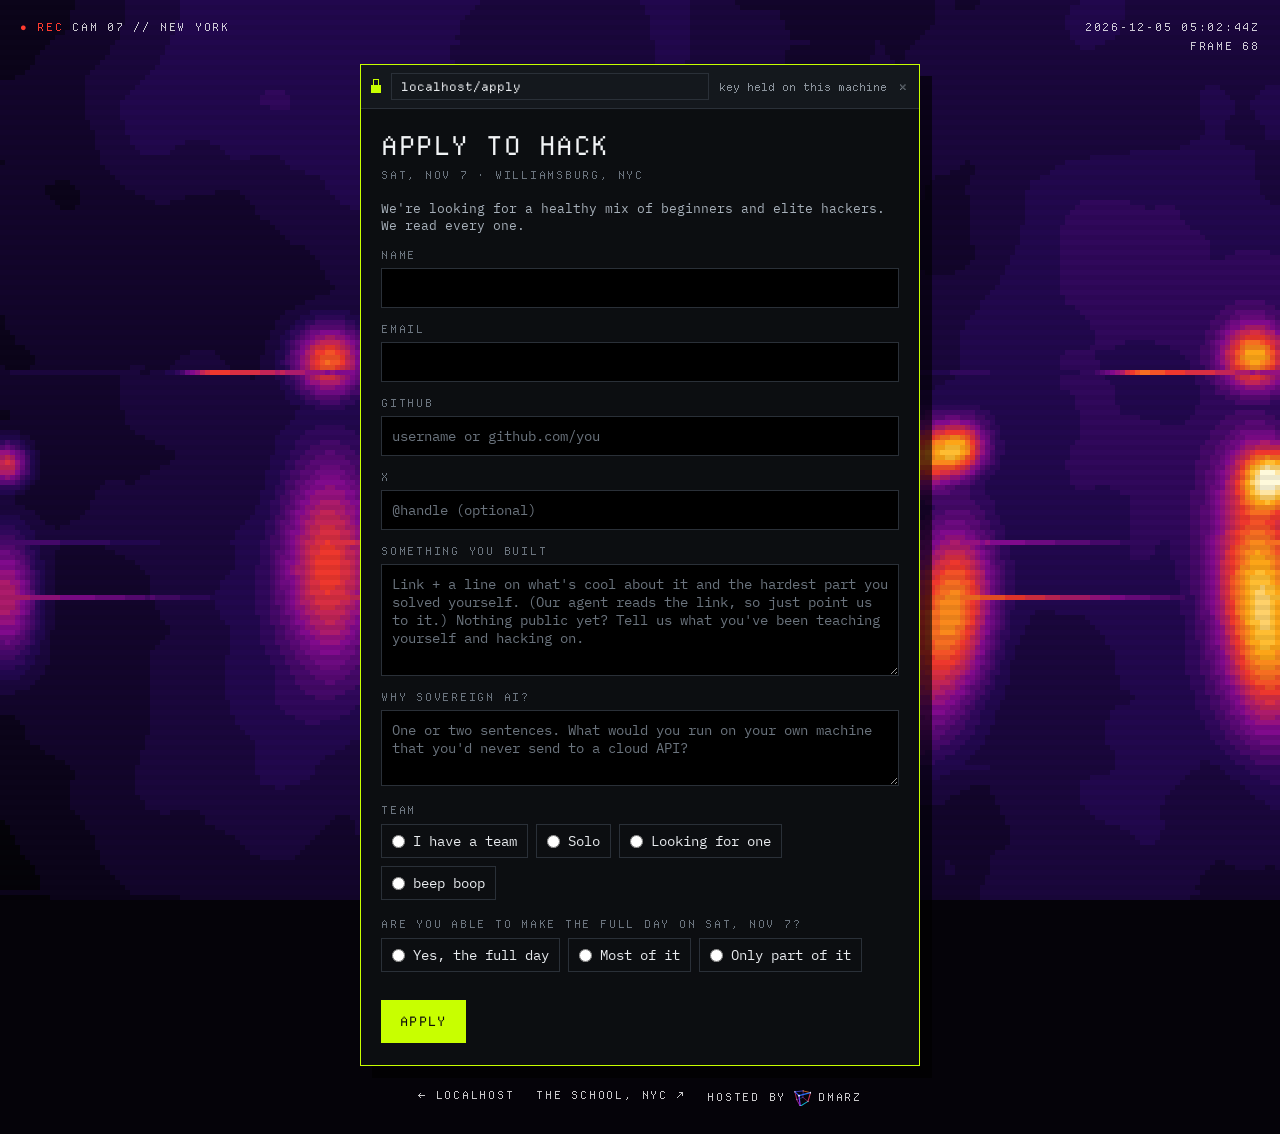
<file: public/apply.html>
<!doctype html>
<html lang="en">
<head>
<meta charset="utf-8">
<meta name="viewport" content="width=device-width, initial-scale=1">
<title>Apply to hack · LOCALHOST</title>
<meta name="description" content="Apply to hack at LOCALHOST, New York's Sovereign AI Hackathon. Saturday, November 7, 2026, Williamsburg, NYC.">
<meta property="og:title" content="Apply to hack at LOCALHOST">
<meta property="og:description" content="New York's Sovereign AI Hackathon. Saturday, November 7, Williamsburg, NYC. Beginners and elite hackers welcome.">
<meta property="og:site_name" content="LOCALHOST">
<meta property="og:type" content="website">
<meta property="og:url" content="https://localhostai.nyc/apply">
<meta property="og:image" content="https://localhostai.nyc/img/school/leg1-thermal.jpg">
<meta property="og:image:width" content="1600">
<meta property="og:image:height" content="900">
<meta property="og:image:alt" content="The School, NYC, through a thermal camera">
<meta name="twitter:image" content="https://localhostai.nyc/img/school/leg1-thermal.jpg">
<meta name="twitter:card" content="summary_large_image">
<link rel="icon" href="https://localhostai.nyc/icon-192.png" sizes="192x192" type="image/png">
<link rel="icon" href="https://localhostai.nyc/favicon-32.png" sizes="32x32" type="image/png">
<link rel="icon" href="https://localhostai.nyc/favicon.svg" type="image/svg+xml">
<link rel="manifest" href="https://localhostai.nyc/site.webmanifest">
<link rel="apple-touch-icon" sizes="180x180" href="https://localhostai.nyc/apple-touch-icon.png">
<meta name="theme-color" content="#0c0e11">
<link rel="stylesheet" href="shared/base.css">
<style>
  @font-face { font-family: "IBM Plex Mono"; src: url("fonts/IBMPlexMono-400.woff2") format("woff2"); font-weight: 400; font-display: swap; }
  @font-face { font-family: "IBM Plex Mono"; src: url("fonts/IBMPlexMono-500.woff2") format("woff2"); font-weight: 500; font-display: swap; }
  @font-face { font-family: "IBM Plex Mono"; src: url("fonts/IBMPlexMono-600.woff2") format("woff2"); font-weight: 600; font-display: swap; }
  /* same tokens as the home page's window (theme 9, ciphertext) */
  :root { --pg: #0c0e11; --fg: #e9ecef; --ln: #2a3038; --pri: #c8ff00; --prifg: #0b0b0c; --hi: #f2f4f6; --mid: #a7b0ba; --lo: #6b747e; --read: "IBM Plex Mono", ui-monospace, Menlo, monospace; }
  html, body { height: auto; }
  body { min-height: 100svh; display: flex; flex-direction: column; align-items: center; overflow-x: hidden; cursor: crosshair; }
  .corner { position: absolute; z-index: 5; padding: 18px 20px; line-height: 1.7; pointer-events: none; }
  .tl { top: 0; left: 0; } .tr { top: 0; right: 0; text-align: right; position: fixed; }
  .rec { color: #ff3b2f; }
  .win { position: relative; z-index: 10; margin: 64px 12px 0; width: min(560px, calc(100vw - 24px)); background: var(--pg); color: var(--fg); border: 1px solid var(--pri); box-shadow: 12px 12px 0 rgba(0,0,0,.6); cursor: default; }
  .ch { display: flex; align-items: center; gap: 10px; padding: 8px 10px; background: #14181d; border-bottom: 1px solid var(--ln); font-size: 12px; }
  .ch .lk { flex: none; width: 10px; height: 8px; background: var(--pri); position: relative; margin-top: 5px; }
  .ch .lk::before { content: ""; position: absolute; left: 2px; top: -6px; width: 4px; height: 5px; border: 1px solid var(--pri); border-bottom: 0; }
  .ch .f { flex: 1; min-width: 0; padding: 5px 9px; border: 1px solid var(--ln); }
  .ch .k { color: #8b939c; font-size: 11px; white-space: nowrap; }
  .ch .x { color: #8b939c; text-decoration: none; padding: 0 2px; } .ch .x:hover { color: var(--pri); }
  .head { padding: 20px 20px 0; }
  .head h1 { font-weight: normal; font-size: 26px; letter-spacing: .02em; text-transform: uppercase; color: var(--hi); }
  .head .when { margin-top: 6px; font-size: 11px; letter-spacing: .16em; text-transform: uppercase; color: var(--lo); }
  .apf { display: grid; gap: 14px; padding: 18px 20px 22px; font-family: var(--read); font-size: 14px; }
  .apf label { display: grid; gap: 6px; }
  .apf .k { font-family: var(--mono); font-size: 11px; letter-spacing: .16em; text-transform: uppercase; color: var(--lo); }
  .apf input, .apf textarea { font: 14px var(--read); padding: 10px; background: #000; color: var(--fg); border: 1px solid var(--ln); border-radius: 0; width: 100%; }
  .apf textarea { resize: vertical; }
  .apf input:focus, .apf textarea:focus { outline: 1px solid var(--pri); border-color: var(--pri); }
  .apf ::placeholder { color: var(--lo); opacity: 1; }
  .apf .opts { display: flex; flex-wrap: wrap; gap: 8px; margin-top: 6px; }
  .apf .opts label { display: inline-flex; align-items: center; gap: 8px; padding: 7px 10px; border: 1px solid var(--ln); cursor: pointer; }
  .apf .opts input { width: auto; accent-color: var(--pri); }
  .apf .opts label:has(input:checked) { border-color: var(--pri); color: var(--pri); }
  .apf .hp { position: absolute; left: -9999px; width: 1px; height: 1px; }
  .apf .row2 { display: flex; align-items: center; gap: 14px; flex-wrap: wrap; }
  .apf .msg { font-size: 13px; color: var(--mid); }
  .apf .note { font-size: 13px; color: var(--mid); }
  .b { font: 13px var(--mono); letter-spacing: .1em; text-transform: uppercase; padding: 12px 18px; background: var(--pg); color: var(--hi); border: 1px solid #3a424c; text-decoration: none; cursor: pointer; }
  .b.pri { background: var(--pri); color: var(--prifg); border-color: var(--pri); }
  .b:hover { background: var(--pri); color: var(--prifg); }
  .b:disabled { opacity: .6; cursor: wait; }
  /* success */
  .apf .done { font: 600 20px/1.35 var(--read); color: var(--pri); }
  .apf .lead { font-size: 16px; line-height: 1.5; color: var(--hi); }
  .apf .tweet { font-size: 13px; line-height: 1.55; padding: 10px; border: 1px dashed var(--ln); color: var(--mid); overflow-wrap: anywhere; white-space: pre-wrap; }
  .accel { display: grid; grid-template-columns: 1fr auto; gap: 8px 12px; align-items: center; font: 11px var(--mono); letter-spacing: .16em; text-transform: uppercase; color: var(--lo); }
  .accel .lbl { grid-column: 1 / -1; }
  .accel .bar { height: 14px; padding: 2px; border: 1px solid #3a424c; }
  .accel .bar i { position: relative; display: block; height: 100%; width: 0; background: repeating-linear-gradient(90deg, var(--pri) 0 6px, transparent 6px 8px);
    animation: accel-in 1.4s steps(12, end) forwards, accel-creep 300s linear 1.4s forwards; }
  .accel .bar i::after { content: ""; position: absolute; top: 0; right: -8px; width: 6px; height: 100%; background: var(--pri); animation: accel-blink 1.1s steps(2, jump-none) infinite; }
  .accel .st { color: var(--pri); animation: accel-blink 1.1s steps(2, jump-none) infinite; }
  @keyframes accel-in { to { width: 58%; } }
  @keyframes accel-creep { from { width: 58%; } to { width: 92%; } }
  @keyframes accel-blink { from { opacity: 1; } to { opacity: .25; } }
  @media (prefers-reduced-motion: reduce) {
    .accel .bar i { animation: none; width: 62%; }
    .accel .bar i::after, .accel .st { animation: none; }
  }
  .foot { position: relative; z-index: 10; display: flex; gap: 22px; margin: 22px 0 28px; }
  .foot a { text-decoration: none; } .foot a:hover { color: var(--pri); }
  .foot { flex-wrap: wrap; justify-content: center; }
  .host { display: inline-flex; align-items: center; gap: 7px; } .host canvas { width: 18px; height: 18px; display: block; }
  @media (max-width: 640px) {
    .corner.tr, .ch .k { display: none; }
    .win { margin-top: 58px; }
    .head { padding: 18px 16px 0; } .apf { padding: 16px 16px 20px; }
    .apf .row2 .b { flex: 1 1 100%; text-align: center; }
    .apf textarea[name=built] { min-height: 172px; } /* the whole hint shows at 375 px */
  }
</style>
</head>
<body>
<canvas class="thermal" id="c"></canvas>
<div class="corner tl hud"><span class="rec">● REC</span> CAM 07 // NEW YORK</div>
<div class="corner tr hud" id="clock">—</div>
<main class="win" id="apply">
  <div class="ch"><span class="lk"></span><span class="f">localhost/apply</span><span class="k">key held on this machine</span><a class="x" href="/" aria-label="Back to localhost">×</a></div>
  <div class="head"><h1>Apply to hack</h1><p class="when">Sat, Nov 7 · Williamsburg, NYC</p></div>
  <form class="apf" id="apf">
    <p class="note">We're looking for a healthy mix of beginners and elite hackers. We read every one.</p>
    <label><span class="k">Name</span><input name="name" required maxlength="160" autocomplete="name"></label>
    <label><span class="k">Email</span><input name="email" type="email" required autocomplete="email"></label>
    <label><span class="k">GitHub</span><input name="github" required maxlength="300" placeholder="username or github.com/you" autocomplete="off" autocapitalize="off" spellcheck="false"></label>
    <label><span class="k">X</span><input name="x" maxlength="300" placeholder="@handle (optional)" autocomplete="off" autocapitalize="off" spellcheck="false"></label>
    <label><span class="k">Something you built</span><textarea name="built" rows="5" required maxlength="2000" placeholder="Link + a line on what's cool about it and the hardest part you solved yourself. (Our agent reads the link, so just point us to it.) Nothing public yet? Tell us what you've been teaching yourself and hacking on."></textarea></label>
    <label><span class="k">Why sovereign AI?</span><textarea name="why" rows="3" required maxlength="600" placeholder="One or two sentences. What would you run on your own machine that you'd never send to a cloud API?"></textarea></label>
    <div><span class="k">Team</span><div class="opts">
      <label><input type="radio" name="team" value="have-team" required>I have a team</label>
      <label><input type="radio" name="team" value="solo">Solo</label>
      <label><input type="radio" name="team" value="looking">Looking for one</label>
      <label><input type="radio" name="team" value="beep-boop">beep boop</label>
    </div></div>
    <div><span class="k">Are you able to make the full day on Sat, Nov 7?</span><div class="opts">
      <label><input type="radio" name="full_day" value="yes" required>Yes, the full day</label>
      <label><input type="radio" name="full_day" value="most">Most of it</label>
      <label><input type="radio" name="full_day" value="part">Only part of it</label>
    </div></div>
    <input type="text" name="field_hp" tabindex="-1" autocomplete="off" aria-hidden="true" class="hp">
    <div class="cf-turnstile" id="ts" data-action="localhost-hacker" data-theme="dark" data-size="flexible"></div>
    <script>
      // Site key before Turnstile renders: Cloudflare's always-pass test key on localhost (see shared/forms.js).
      document.getElementById("ts").dataset.sitekey = /^(localhost|127\.0\.0\.1)$/.test(location.hostname) ? "1x00000000000000000000AA" : "0x4AAAAAAFLsrU-_juvQUw02";
    </script>
    <div class="row2"><button class="b pri" type="submit">Apply</button><span class="msg" id="apmsg" role="status"></span></div>
  </form>
</main>
<nav class="foot hud"><a href="/">← localhost</a><a href="https://theschool.nyc" target="_blank" rel="noopener">The School, NYC ↗</a><a class="host" href="https://x.com/DistributedMarz" target="_blank" rel="noopener">Hosted by <canvas id="mark" aria-hidden="true"></canvas> dmarz</a></nav>

<script src="https://challenges.cloudflare.com/turnstile/v0/api.js" async defer></script>
<script type="module">
import { thermal } from "./shared/thermal.js";
import { FORMS_API, REF } from "./shared/forms.js";
import { SOURCE, convert } from "./shared/track.js";
import { cube } from "./shared/cube.js";
cube(document.getElementById("mark"));

thermal(document.getElementById("c"), { block: 5 });
const clock = document.getElementById("clock");
setInterval(() => { clock.innerHTML = new Date().toISOString().replace("T", " ").slice(0, 19) + "Z<br>FRAME " + Math.floor(performance.now() / 41.7); }, 250);

const form = document.getElementById("apf"), msg = document.getElementById("apmsg");
if (REF) form.insertAdjacentHTML("beforeend", `<input type="hidden" name="ref" value="${REF}">`);

// GitHub goes in as https://github.com/<user or path>; X as https://x.com/<handle>, left out when empty.
function githubUrl(v) {
  const s = v.trim().replace(/^@/, "");
  if (/^[A-Za-z0-9][A-Za-z0-9-]{0,38}$/.test(s)) return "https://github.com/" + s;
  const m = s.match(/^(?:https?:\/\/)?(?:www\.)?github\.com\/([^?#]+)/i);
  const path = m ? m[1].replace(/\/+$/, "") : "";
  return path ? "https://github.com/" + path : null;
}
function xUrl(v) {
  const s = v.trim().replace(/^@/, "");
  if (/^[A-Za-z0-9_]{1,15}$/.test(s)) return "https://x.com/" + s;
  const m = s.match(/^(?:https?:\/\/)?(?:www\.|mobile\.)?(?:x|twitter)\.com\/@?([A-Za-z0-9_]{1,15})\/?(?:[?#].*)?$/i);
  return m ? "https://x.com/" + m[1] : null;
}
const esc = (x) => String(x).replace(/[&<>"]/g, (c) => ({ "&": "&amp;", "<": "&lt;", ">": "&gt;", '"': "&quot;" })[c]);

// After an application: the share step. Each applicant's link carries their own code.
// 272 of X's 280 (a link counts as 23). The blank line is meant.
const tweetText = (code) => `I applied to hack on open harnesses, open agent memory, and open weights to accelerate the future of Sovereign AI @ LocalHostAI Nov 7 in NYC! Want to hack with me? Register here: https://localhostai.nyc/apply.html?ref=${code}\n\n(yes, that's a referral code. it boosts my chances of getting in)`;
function done(code) {
  const share = code ? `<p class="lead">Boost your chance of getting accepted by tweeting out the event.</p>
    <p class="tweet">${esc(tweetText(code))}</p>
    <div class="row2"><a class="b pri" href="https://x.com/intent/post?text=${encodeURIComponent(tweetText(code))}" target="_blank" rel="noopener noreferrer">Post on X ↗</a></div>` : "";
  return `<h2 class="done">Packet delivered to localhost 🗽</h2>
    <p class="lead">We start confirming hackers Monday, Oct 26, through Friday, Oct 30.</p>
    <div class="accel" role="progressbar" aria-label="Future acceleration" aria-valuetext="in progress"><span class="lbl">Future acceleration:</span><div class="bar"><i></i></div><span class="st">in progress</span></div>
    ${share}`;
}

form.addEventListener("submit", async (e) => {
  e.preventDefault();
  const body = Object.fromEntries(new FormData(form));
  for (const k of ["name", "email", "github", "built", "why"]) {
    if (!String(body[k] ?? "").trim()) { msg.textContent = "Fill in every field except X."; form.elements[k]?.focus(); return; }
  }
  if (!body.team) { msg.textContent = "Team: pick one."; return; }
  if (!body.full_day) { msg.textContent = "Full day: pick one."; return; }
  const gh = githubUrl(body.github);
  if (!gh) { msg.textContent = "GitHub: a username or a github.com link."; return; }
  body.github = gh;
  if (!body.x.trim()) delete body.x;
  else {
    const x = xUrl(body.x);
    if (!x) { msg.textContent = "X: a @handle or an x.com link."; return; }
    body.x = x;
  }
  const btn = form.querySelector("button[type=submit]");
  btn.disabled = true; msg.textContent = "sending…";
  try {
    const res = await fetch(FORMS_API + "/api/f/localhost-hacker", { method: "POST", headers: { "Content-Type": "application/json" }, body: JSON.stringify({ ...body, ...SOURCE }) });
    const data = await res.json().catch(() => ({}));
    if (!res.ok) throw new Error(data.fieldErrors ? Object.values(data.fieldErrors).join(" ") : data.error || "HTTP " + res.status);
    convert("hacker");
    form.innerHTML = done(/^[a-z2-7]{8}$/.test(data.ref || "") ? data.ref : "");
    document.getElementById("apply").scrollIntoView({ block: "start" });
  } catch (err) {
    msg.textContent = err.message || "Something broke. Try again in a moment.";
    window.turnstile?.reset(form.querySelector(".cf-turnstile"));
    btn.disabled = false;
  }
});
</script>
</body>
</html>
</file>
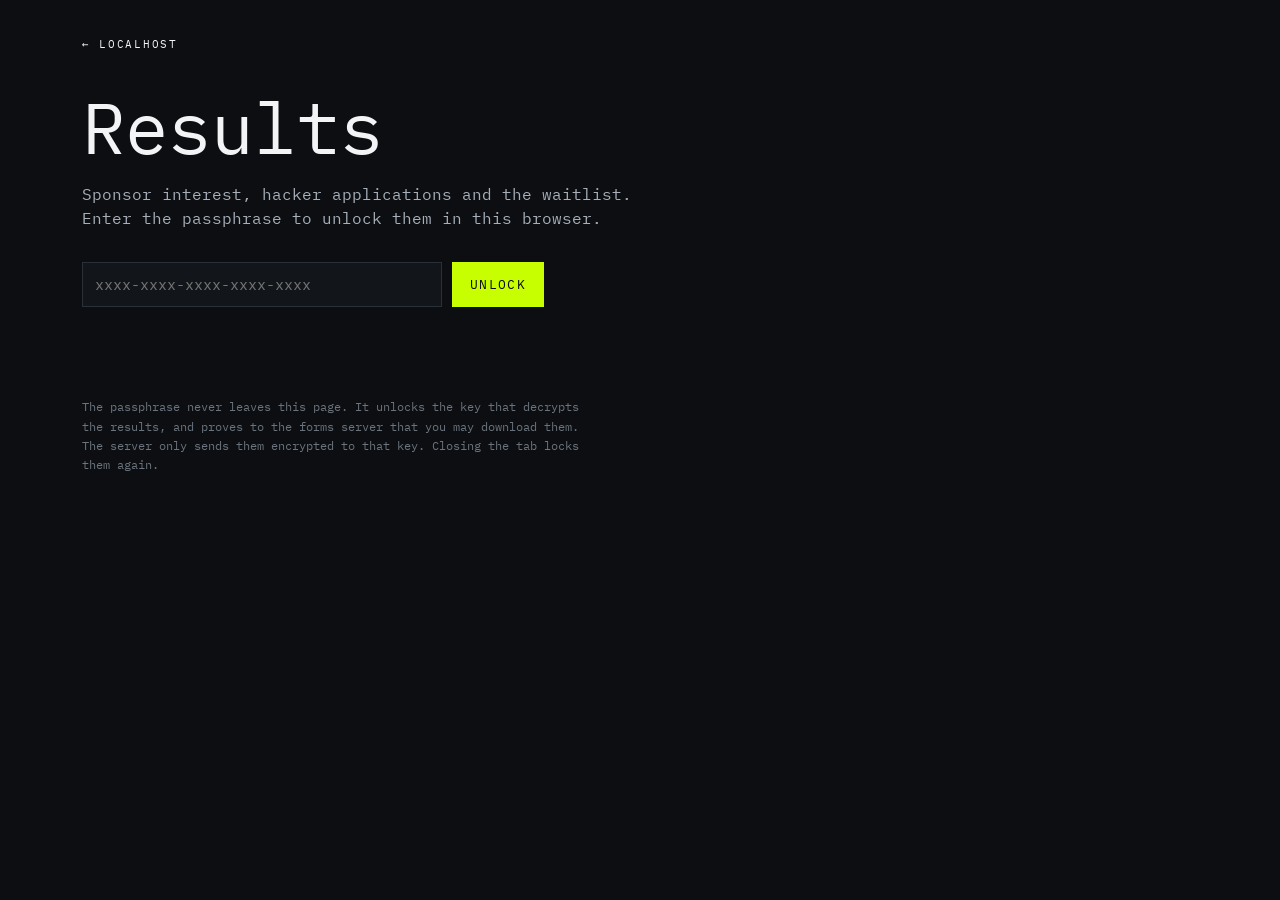
<file: public/results.html>
<!doctype html>
<html lang="en">
<head>
<meta charset="utf-8">
<meta name="viewport" content="width=device-width, initial-scale=1">
<title>LOCALHOST Results</title>
<meta name="robots" content="noindex, nofollow">
<meta name="referrer" content="no-referrer">
<link rel="icon" href="https://localhostai.nyc/icon-192.png" sizes="192x192" type="image/png">
<link rel="icon" href="https://localhostai.nyc/favicon-32.png" sizes="32x32" type="image/png">
<link rel="icon" href="https://localhostai.nyc/favicon.svg" type="image/svg+xml">
<link rel="manifest" href="https://localhostai.nyc/site.webmanifest">
<meta name="theme-color" content="#0c0e11">
<link rel="stylesheet" href="shared/base.css">
<style>
  @font-face { font-family: "IBM Plex Mono"; src: url("fonts/IBMPlexMono-400.woff2") format("woff2"); font-weight: 400; font-display: swap; }
  @font-face { font-family: "IBM Plex Mono"; src: url("fonts/IBMPlexMono-500.woff2") format("woff2"); font-weight: 500; font-display: swap; }
  :root { --bg: #0c0e11; --panel: #12161b; --line: #2a3038; --hi: #f2f4f6; --mid: #a7b0ba; --lo: #6b747e; --read: "IBM Plex Mono", ui-monospace, Menlo, monospace; }
  body { background: var(--bg); color: var(--hi); font-family: var(--read); }
  .wrap { max-width: 1180px; margin: 0 auto; padding: 32px; }
  .k { font-size: 11px; letter-spacing: .16em; text-transform: uppercase; color: var(--lo); }
  a.home { color: var(--hi); text-decoration: none; } a.home:hover { color: var(--acid); }
  h1 { font-weight: normal; font-size: clamp(36px, 6vw, 72px); margin: 28px 0 8px; }
  .lede { color: var(--mid); max-width: 60ch; line-height: 1.5; }
  form.unlock { margin-top: 32px; display: flex; gap: 10px; flex-wrap: wrap; }
  form.unlock[hidden] { display: none; }
  input { font: 15px var(--read); padding: 12px; background: var(--panel); color: var(--hi); border: 1px solid var(--line); border-radius: 0; width: min(360px, 100%); }
  input:focus { outline: 1px solid var(--acid); }
  button { font: 13px var(--read); letter-spacing: .1em; text-transform: uppercase; padding: 12px 18px; background: var(--acid); color: #0b0b0c; border: 0; cursor: pointer; }
  button.ghost { background: none; color: var(--hi); border: 1px solid var(--line); }
  button:disabled { opacity: .5; cursor: wait; }
  .msg { margin-top: 12px; color: var(--mid); min-height: 1.4em; }
  .msg.bad { color: #ff6b6b; }
  section { margin-top: 48px; }
  .hd { display: flex; align-items: baseline; gap: 16px; flex-wrap: wrap; border-bottom: 1px solid var(--line); padding-bottom: 10px; }
  .hd h2 { font-weight: 500; font-size: 20px; } .hd .n { color: var(--acid); } .hd .sp { flex: 1; }
  .scroll { overflow-x: auto; }
  table { border-collapse: collapse; width: 100%; font-size: 13px; }
  th, td { text-align: left; vertical-align: top; padding: 10px 12px 10px 0; border-bottom: 1px solid var(--line); }
  th { font-weight: normal; color: var(--lo); font-size: 11px; letter-spacing: .12em; text-transform: uppercase; white-space: nowrap; }
  td { line-height: 1.45; } td.long { min-width: 24ch; max-width: 48ch; white-space: pre-wrap; } td.at { white-space: nowrap; color: var(--mid); }
  td a { color: var(--hi); }
  .ok { color: var(--acid); } .bad { color: #ff6b6b; } .na { color: var(--lo); }
  td.mail { white-space: nowrap; }
  .empty { color: var(--lo); padding: 16px 0; }
  .note { margin-top: 56px; color: var(--lo); font-size: 12px; line-height: 1.6; max-width: 72ch; }
  @media (max-width: 640px) { .wrap { padding: 20px 16px; } }
</style>
</head>
<body>
<div class="wrap">
  <a class="home k" href="/">← LOCALHOST</a>
  <h1>Results</h1>
  <p class="lede">Sponsor interest, hacker applications and the waitlist. Enter the passphrase to unlock them in this browser.</p>
  <form class="unlock" id="unlock" autocomplete="off">
    <input id="pp" type="password" placeholder="xxxx-xxxx-xxxx-xxxx-xxxx" aria-label="Passphrase" autocomplete="off" spellcheck="false" required>
    <button id="go" type="submit">Unlock</button>
  </form>
  <div class="msg" id="msg" role="status"></div>
  <div id="out"></div>
  <p class="note">The passphrase never leaves this page. It unlocks the key that decrypts the results, and proves to the forms server that you may download them. The server only sends them encrypted to that key. Closing the tab locks them again.</p>
</div>
<script>
// Made by `npm run results-keys` in gpcc-forms (src/lib/results.ts has the scheme).
const KEY = {"iterations":600000,"salt":"fjJY_Rj3HK5cPDXbfGRdMw","iv":"pDIU9abaQ7RJ_fOt","wrapped":"[base64]"};
// On localhost, read a local GPCC Forms (`npm run dev`, :8787, or ?api=<origin>).
const LOCAL = /^(localhost|127\.0\.0\.1)$/.test(location.hostname);
const API = (LOCAL ? (new URLSearchParams(location.search).get("api") || "http://127.0.0.1:8787").replace(/\/+$/, "") : "https://form.theschool.nyc") + "/api/f/";
const FORMS = [["localhost-sponsor", "Sponsors"], ["localhost-hacker", "Hackers"], ["localhost-waitlist", "Waitlist"]];
const INFO = "gpcc-forms results v1";
const LONG = new Set(["note", "build", "built", "why"]);
// Referral codes: hacker rows carry their own code; hacker + waitlist rows carry the code they came in through.
const ISSUES = "localhost-hacker";
const REFERRED = new Set(["localhost-hacker", "localhost-waitlist"]);
const byCode = new Map(); // code -> applicant name
// Forms that email: each row says whether Resend took the email to you and the note to the applicant
// (notified / confirmed; absent = not attempted or from before 2026-10-22).
const MAILS = new Set(["localhost-hacker", "localhost-sponsor"]);
// Forms that store where the visitor came from (r.source: utm tags, gclid/twclid, referrer, landing).
const SOURCED = new Set(["localhost-hacker", "localhost-sponsor"]);
// When sources started being recorded (unix seconds): later rows without one came in direct.
const SOURCE_SINCE = 1792811444;
// One label per row: the utm source/campaign, else the ad that was clicked, else the referring site.
const channel = (src) => {
  if (!src) return "direct / unknown";
  if (src.utm_source) return [src.utm_source, src.utm_medium, src.utm_campaign].filter(Boolean).join(" / ");
  if (src.gclid) return "google ad";
  if (src.twclid) return "x ad";
  if (src.referrer) return src.referrer.replace(/^www\./, "");
  return "direct / unknown";
};

const enc = new TextEncoder();
const unb64 = (s) => Uint8Array.from(atob(s.replace(/-/g, "+").replace(/_/g, "/")), (c) => c.charCodeAt(0));
const b64 = (b) => btoa(String.fromCharCode(...new Uint8Array(b))).replace(/\+/g, "-").replace(/\//g, "_").replace(/=+$/, "");
const $ = (id) => document.getElementById(id);
const esc = (s) => String(s).replace(/[&<>"]/g, (c) => ({ "&": "&amp;", "<": "&lt;", ">": "&gt;", '"': "&quot;" })[c]);

async function unlock(pass) {
  const base = await crypto.subtle.importKey("raw", enc.encode(pass.trim().toLowerCase()), "PBKDF2", false, ["deriveBits"]);
  const bits = new Uint8Array(await crypto.subtle.deriveBits({ name: "PBKDF2", hash: "SHA-256", salt: unb64(KEY.salt), iterations: KEY.iterations }, base, 512));
  const wrapKey = await crypto.subtle.importKey("raw", bits.slice(0, 32), "AES-GCM", false, ["decrypt"]);
  let jwk;
  try {
    jwk = JSON.parse(new TextDecoder().decode(await crypto.subtle.decrypt({ name: "AES-GCM", iv: unb64(KEY.iv) }, wrapKey, unb64(KEY.wrapped))));
  } catch { return null; }
  const priv = await crypto.subtle.importKey("jwk", { kty: "EC", crv: "P-256", ...jwk, ext: false }, { name: "ECDH", namedCurve: "P-256" }, false, ["deriveBits"]);
  return { priv, token: b64(bits.slice(32)) };
}

async function openSealed(priv, j) {
  const epk = await crypto.subtle.importKey("raw", unb64(j.epk), { name: "ECDH", namedCurve: "P-256" }, false, []);
  const shared = await crypto.subtle.deriveBits({ name: "ECDH", public: epk }, priv, 256);
  const hk = await crypto.subtle.importKey("raw", shared, "HKDF", false, ["deriveKey"]);
  const key = await crypto.subtle.deriveKey({ name: "HKDF", hash: "SHA-256", salt: new Uint8Array(0), info: enc.encode(INFO) }, hk, { name: "AES-GCM", length: 256 }, false, ["decrypt"]);
  return JSON.parse(new TextDecoder().decode(await crypto.subtle.decrypt({ name: "AES-GCM", iv: unb64(j.iv) }, key, unb64(j.ct))));
}

const when = (t) => new Date(t * 1000).toLocaleString("en-US", { month: "short", day: "numeric", hour: "numeric", minute: "2-digit" });
const cell = (name, v) => {
  if (Array.isArray(v)) return esc(v.join(", "));
  if (name === "email" && v) return `<a href="mailto:${esc(v)}">${esc(v)}</a>`;
  if ((name === "link" || name === "github" || name === "x") && /^https?:\/\//i.test(v)) return `<a href="${esc(v)}" target="_blank" rel="noopener noreferrer">${esc(v)}</a>`;
  return esc(v);
};

const referrer = (code) => (code ? (byCode.has(code) ? `${byCode.get(code)} (${code})` : code) : "");
const SAME_IP = "same IP as referrer";
const mark = (v) => (v === true ? "✓" : v === false ? "✗" : "–");
const markHtml = (v) => `<span class="${v === true ? "ok" : v === false ? "bad" : "na"}">${mark(v)}</span>`;
// "you ✓ · them ✗": you = the notify email to dmarz, them = the confirm note to the applicant.
const notifiedCell = (r) => `<td class="mail" title="Email to you / note to the applicant">you ${markHtml(r.notified)} · them ${markHtml(r.confirmed)}</td>`;

function csv(slug, data) {
  const q = (s) => `"${String(s ?? "").replace(/"/g, '""')}"`;
  const iss = slug === ISSUES, refd = REFERRED.has(slug), mails = MAILS.has(slug), srcd = SOURCED.has(slug);
  const head = ["Received", "Ref", ...data.form.fields.map((f) => f.label), ...(iss ? ["Code"] : []), ...(refd ? ["Referred by", "Same IP as referrer"] : []), ...(mails ? ["Notified you", "Notified applicant"] : []), ...(srcd ? ["Came from", "Ad click", "Landing"] : [])];
  const lines = [head.map(q).join(","), ...data.rows.map((r) => [new Date(r.at * 1000).toISOString(), r.ref, ...data.form.fields.map((f) => r.answers[f.name]), ...(iss ? [r.code] : []), ...(refd ? [referrer(r.referredBy), r.sameIp ? "yes" : ""] : []), ...(mails ? [mark(r.notified), mark(r.confirmed)] : []), ...(srcd ? [channel(r.source), r.source?.gclid ? "google" : r.source?.twclid ? "x" : "", r.source?.landing] : [])].map(q).join(","))];
  return new Blob([lines.join("\n")], { type: "text/csv" });
}

function render(slug, title, data) {
  const s = document.createElement("section");
  const rows = data.rows;
  const iss = slug === ISSUES, refd = REFERRED.has(slug), mails = MAILS.has(slug), srcd = SOURCED.has(slug);
  if (iss) for (const r of rows) if (r.code) byCode.set(r.code, r.answers.name || "?");
  const extraHead = (iss ? "<th>Code</th>" : "") + (refd ? "<th>Referred by</th>" : "") + (mails ? '<th title="Email to you / note to the applicant">Notified</th>' : "") + (srcd ? '<th title="utm tags, ad click or referring site of the visit that brought them">Came from</th>' : "");
  const extra = (r) => (iss ? `<td>${esc(r.code ?? "")}</td>` : "") + (refd ? `<td>${esc(referrer(r.referredBy))}${r.sameIp ? ` <span class="bad" title="Posted from the same IP as the referrer: possible self-referral">⚠ ${SAME_IP}</span>` : ""}</td>` : "") + (mails ? notifiedCell(r) : "") + (srcd ? `<td>${esc(r.source ? channel(r.source) : "")}</td>` : "");
  s.innerHTML = `<div class="hd"><h2>${esc(title)}</h2><span class="n">${rows.length}</span><span class="sp"></span>${rows.length ? '<button class="ghost" type="button">Download CSV</button>' : ""}</div>` +
    (rows.length
      ? `<div class="scroll"><table><thead><tr><th>Received</th>${data.form.fields.map((f) => `<th>${esc(f.label)}</th>`).join("")}${extraHead}</tr></thead><tbody>` +
        rows.map((r) => `<tr><td class="at">${when(r.at)}</td>${data.form.fields.map((f) => `<td${LONG.has(f.name) ? ' class="long"' : ""}>${cell(f.name, r.answers[f.name] ?? "")}</td>`).join("")}${extra(r)}</tr>`).join("") +
        "</tbody></table></div>"
      : '<div class="empty">Nothing yet.</div>');
  const b = s.querySelector("button");
  if (b) b.onclick = () => { const a = document.createElement("a"); a.href = URL.createObjectURL(csv(slug, data)); a.download = `${slug}-${new Date().toISOString().slice(0, 10)}.csv`; a.click(); };
  return s;
}

// Per referrer: code -> applicant, how many applications (and waitlist sign-ups) came through their link.
function referrals(loaded) {
  const count = (slug) => { const m = new Map(); for (const r of loaded[slug]?.rows ?? []) if (r.referredBy) m.set(r.referredBy, (m.get(r.referredBy) ?? 0) + 1); return m; };
  const apps = count("localhost-hacker"), wait = count("localhost-waitlist");
  const same = new Map(); for (const slug of ["localhost-hacker", "localhost-waitlist"]) for (const r of loaded[slug]?.rows ?? []) if (r.referredBy && r.sameIp) same.set(r.referredBy, (same.get(r.referredBy) ?? 0) + 1);
  const codes = [...new Set([...apps.keys(), ...wait.keys()])].sort((a, b) => (apps.get(b) ?? 0) - (apps.get(a) ?? 0) || (wait.get(b) ?? 0) - (wait.get(a) ?? 0));
  const s = document.createElement("section");
  s.innerHTML = `<div class="hd"><h2>Referrals</h2><span class="n">${codes.length}</span></div>` +
    (codes.length
      ? `<div class="scroll"><table><thead><tr><th>Code</th><th>Applicant</th><th>Applications referred</th><th>Waitlist referred</th><th title="Referred sign-ups posted from the referrer's own IP: possible self-referral">Same IP</th></tr></thead><tbody>` +
        codes.map((c) => `<tr><td>${esc(c)}</td><td>${esc(byCode.get(c) ?? "unknown")}</td><td>${apps.get(c) ?? 0}</td><td>${wait.get(c) ?? 0}</td><td>${same.get(c) ? `<span class="bad">⚠ ${same.get(c)}</span>` : "0"}</td></tr>`).join("") +
        "</tbody></table></div>"
      : '<div class="empty">No referred applications yet.</div>');
  return s;
}

// Per channel: how many applications and sponsor forms each source brought (rows from before
// 2026-10-22 carry no source and are left out).
function sources(loaded) {
  const tally = (slug) => { const m = new Map(); for (const r of loaded[slug]?.rows ?? []) if (r.source !== undefined || r.at >= SOURCE_SINCE) { const c = channel(r.source); m.set(c, (m.get(c) ?? 0) + 1); } return m; };
  const apps = tally("localhost-hacker"), spons = tally("localhost-sponsor");
  const keys = [...new Set([...apps.keys(), ...spons.keys()])].sort((a, b) => (apps.get(b) ?? 0) - (apps.get(a) ?? 0) || (spons.get(b) ?? 0) - (spons.get(a) ?? 0));
  const s = document.createElement("section");
  s.innerHTML = `<div class="hd"><h2>Sources</h2><span class="n">${keys.length}</span></div>` +
    (keys.length
      ? `<div class="scroll"><table><thead><tr><th>Came from</th><th>Applications</th><th>Sponsor forms</th></tr></thead><tbody>` +
        keys.map((k) => `<tr><td>${esc(k)}</td><td>${apps.get(k) ?? 0}</td><td>${spons.get(k) ?? 0}</td></tr>`).join("") +
        "</tbody></table></div>"
      : '<div class="empty">No tracked submissions yet.</div>');
  return s;
}

$("unlock").addEventListener("submit", async (e) => {
  e.preventDefault();
  const msg = $("msg"), go = $("go");
  msg.className = "msg"; msg.textContent = "Unlocking…"; go.disabled = true;
  try {
    const k = await unlock($("pp").value);
    if (!k) { msg.className = "msg bad"; msg.textContent = "That passphrase doesn't unlock it."; return; }
    const out = $("out"); out.replaceChildren(); byCode.clear();
    const loaded = {};
    for (const [slug, title] of FORMS) {
      const r = await fetch(API + slug + "/results", { method: "POST", headers: { "Content-Type": "application/json" }, body: JSON.stringify({ token: k.token }), cache: "no-store" });
      const j = await r.json().catch(() => ({}));
      if (!r.ok || !j.ok) throw new Error(j.error || `HTTP ${r.status}`);
      loaded[slug] = await openSealed(k.priv, j);
      out.append(render(slug, title, loaded[slug]));
    }
    out.append(referrals(loaded), sources(loaded));
    $("pp").value = ""; $("unlock").hidden = true;
    msg.textContent = `Unlocked ${new Date().toLocaleTimeString("en-US", { hour: "numeric", minute: "2-digit" })}. Reload to lock.`;
  } catch (err) {
    msg.className = "msg bad"; msg.textContent = `Couldn't load the results (${err.message}).`;
  } finally { go.disabled = false; }
});
</script>
</body>
</html>
</file>
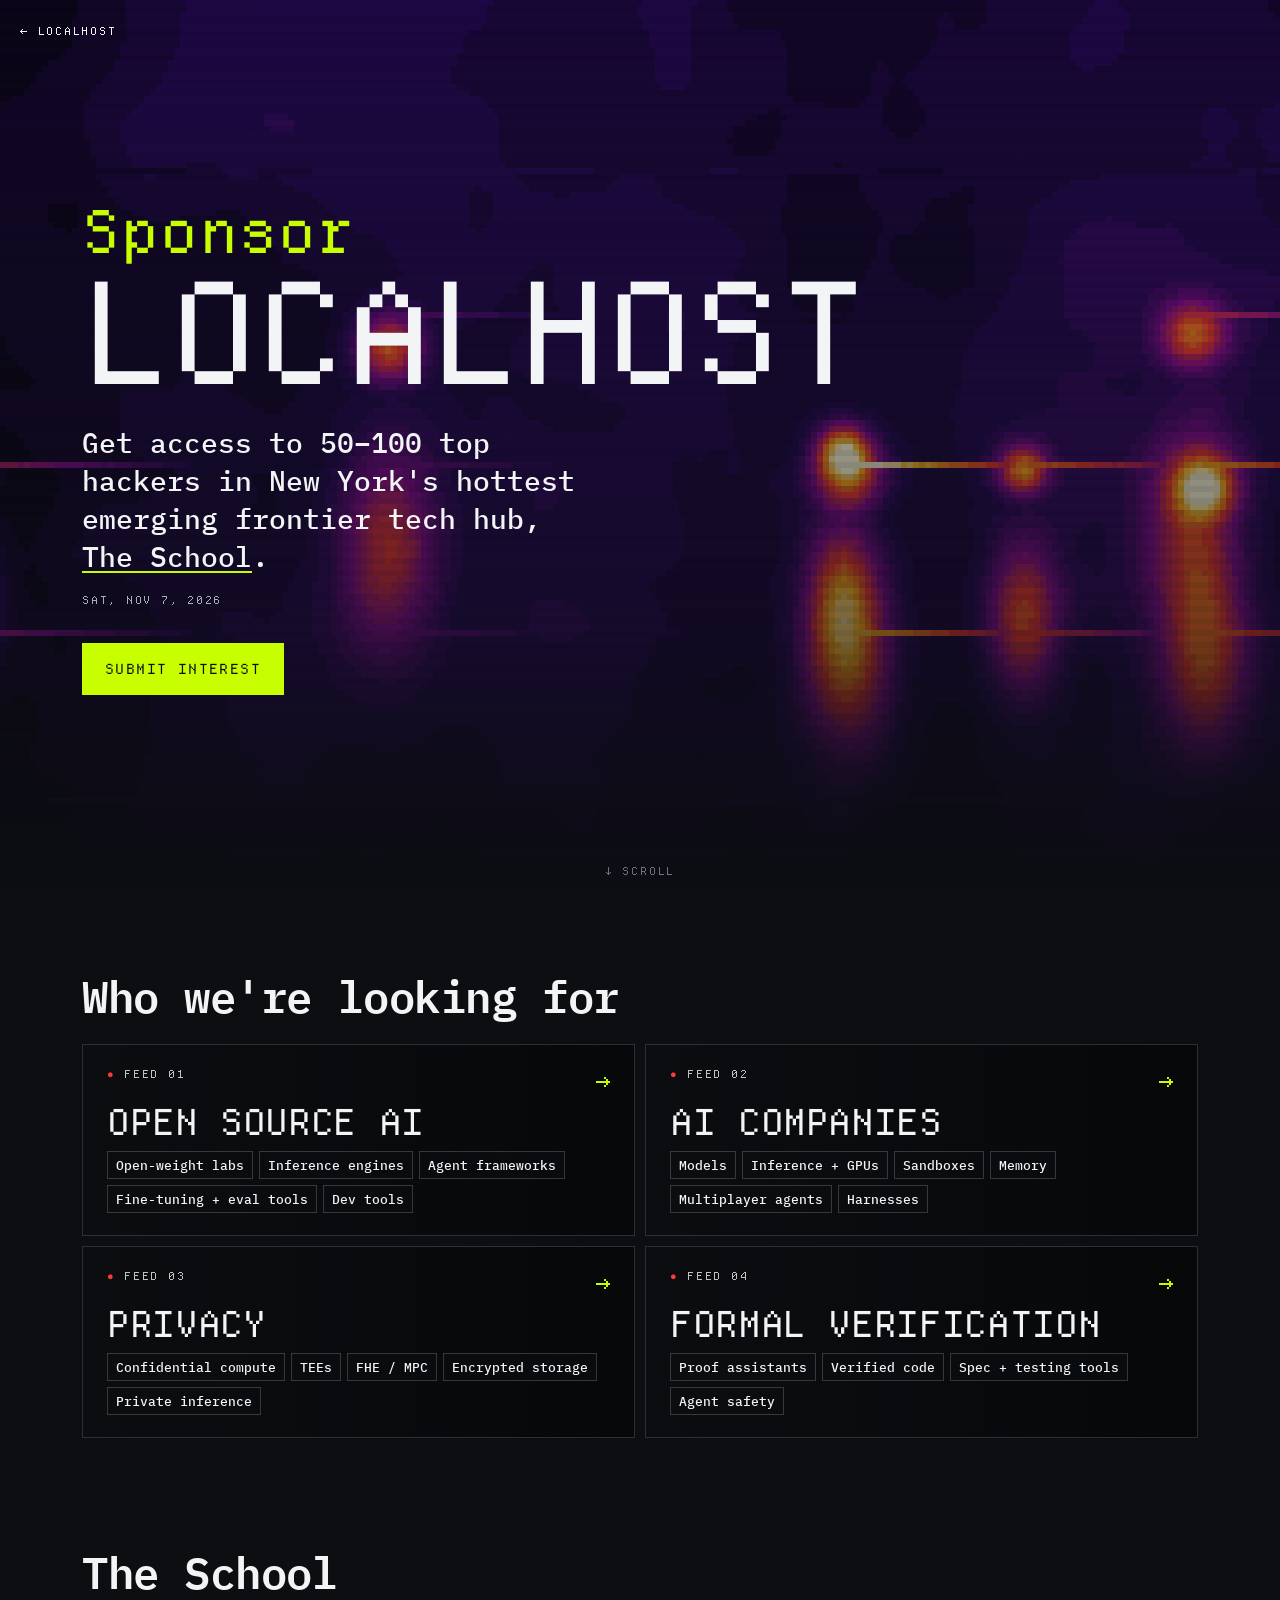
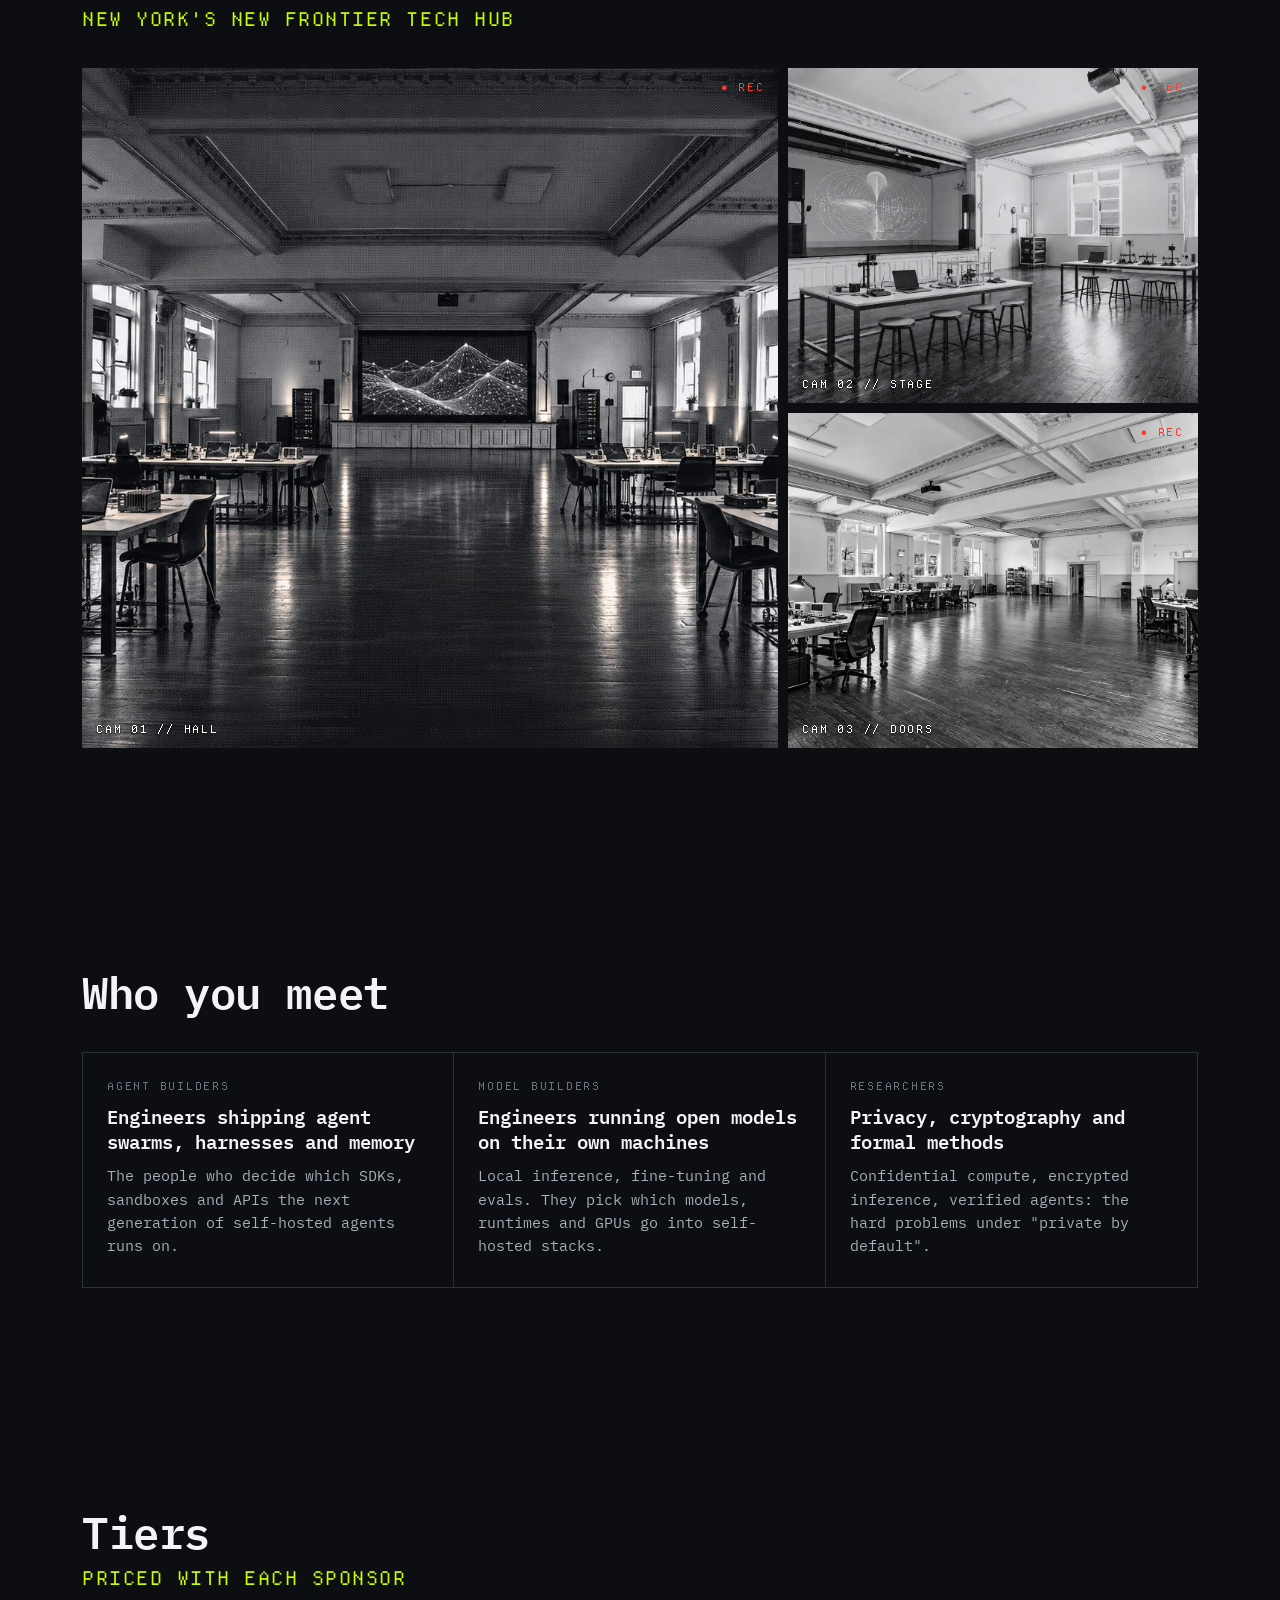
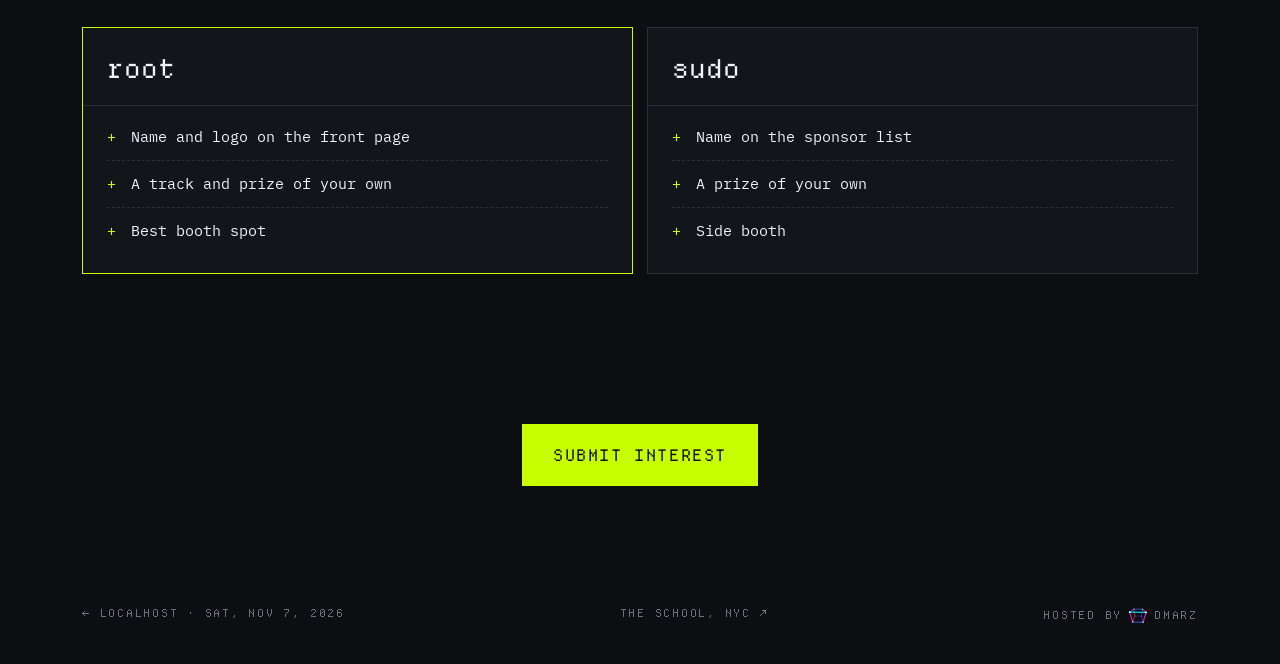
<file: public/sponsor.html>
<!doctype html>
<html lang="en">
<head>
<meta charset="utf-8">
<meta name="viewport" content="width=device-width, initial-scale=1">
<title>Sponsor LOCALHOST</title>
<meta name="description" content="Sponsor LOCALHOST, New York's Sovereign AI Hackathon. Saturday, November 7, 2026 at The School, NYC.">
<meta property="og:title" content="Sponsor LOCALHOST">
<meta property="og:description" content="Get access to 50–100 top hackers in New York's hottest emerging frontier tech hub. Saturday, November 7.">
<meta property="og:site_name" content="LOCALHOST">
<meta property="og:type" content="website">
<meta property="og:url" content="https://localhostai.nyc/sponsor">
<meta property="og:image" content="https://localhostai.nyc/img/school/leg1-thermal.jpg">
<meta property="og:image:width" content="1600">
<meta property="og:image:height" content="900">
<meta property="og:image:alt" content="The School, NYC, through a thermal camera">
<meta name="twitter:image" content="https://localhostai.nyc/img/school/leg1-thermal.jpg">
<meta name="twitter:card" content="summary_large_image">
<link rel="icon" href="https://localhostai.nyc/icon-192.png" sizes="192x192" type="image/png">
<link rel="icon" href="https://localhostai.nyc/favicon-32.png" sizes="32x32" type="image/png">
<link rel="icon" href="https://localhostai.nyc/favicon.svg" type="image/svg+xml">
<link rel="manifest" href="https://localhostai.nyc/site.webmanifest">
<link rel="apple-touch-icon" sizes="180x180" href="https://localhostai.nyc/apple-touch-icon.png">
<meta name="theme-color" content="#0c0e11">
<link rel="stylesheet" href="shared/base.css">
<script src="https://challenges.cloudflare.com/turnstile/v0/api.js" async defer></script>
<style>
  @font-face { font-family: "IBM Plex Mono"; src: url("fonts/IBMPlexMono-400.woff2") format("woff2"); font-weight: 400; font-display: swap; }
  @font-face { font-family: "IBM Plex Mono"; src: url("fonts/IBMPlexMono-500.woff2") format("woff2"); font-weight: 500; font-display: swap; }
  @font-face { font-family: "IBM Plex Mono"; src: url("fonts/IBMPlexMono-600.woff2") format("woff2"); font-weight: 600; font-display: swap; }
  :root { --bg: #0c0e11; --panel: #12161b; --line: #2a3038; --hi: #f2f4f6; --mid: #a7b0ba; --lo: #6b747e; --read: "IBM Plex Mono", ui-monospace, Menlo, monospace; }
  html { scroll-behavior: smooth; scroll-snap-type: y proximity; }
  @media (prefers-reduced-motion: reduce) { html { scroll-behavior: auto; } }
  .hero, section { scroll-snap-align: start; } footer { scroll-snap-align: end; }
  body { background: var(--bg); color: var(--hi); overflow-x: hidden; }
  .wrap { max-width: 1180px; margin: 0 auto; padding: 0 32px; }
  .k { font-size: 11px; letter-spacing: .16em; text-transform: uppercase; color: var(--lo); }
  .btn { font-size: 14px; letter-spacing: .1em; padding: 16px 22px; color: var(--hi); border: 1px solid #3a424c; }
  .btn.acid { color: #0b0b0c; border-color: var(--acid); }
  .btn:hover { background: var(--hi); color: var(--bg); }

  /* hero: title, one line, one button */
  .hero { position: relative; min-height: 100vh; display: flex; align-items: center; overflow: hidden; }
  .hero canvas.thermal { position: absolute; inset: 0; }
  .hero::after { content: ""; position: absolute; inset: 0; background: linear-gradient(180deg, rgba(12,14,17,.15), rgba(12,14,17,.55) 70%, var(--bg)); pointer-events: none; }
  .hero .wrap { position: relative; z-index: 2; width: 100%; }
  .hero h1 { font-weight: normal; font-size: clamp(52px, 11vw, 168px); line-height: .9; letter-spacing: -.02em; }
  .hero h1 span { display: block; }
  .hero h1 .s { font-size: .42em; letter-spacing: .02em; color: var(--acid); margin-bottom: .2em; }
  .hero p { margin-top: 28px; font: 500 clamp(19px, 2.2vw, 28px)/1.35 var(--read); max-width: 30ch; }
  .hero p a { color: inherit; text-decoration: underline; text-decoration-color: var(--acid); text-underline-offset: .15em; } .hero p a:hover { color: var(--acid); }
  .hero .when { margin-top: 18px; color: var(--mid); }
  .hero .btn { display: inline-block; margin-top: 36px; }
  .hero .home { position: absolute; z-index: 3; top: 18px; left: 20px; color: var(--hi); text-decoration: none; padding: 6px 0; }
  .hero .home:hover { color: var(--acid); }
  .hero .scroll { position: absolute; z-index: 2; left: 50%; bottom: 22px; transform: translateX(-50%); }

  section { padding: 110px 0; }
  h2 { font: 600 clamp(28px, 3.6vw, 44px)/1.1 var(--read); letter-spacing: -.01em; margin-bottom: 36px; }
  .h2s { display: block; margin-top: 10px; font: 400 clamp(15px, 1.6vw, 19px)/1.3 var(--mono); letter-spacing: .08em; text-transform: uppercase; color: var(--acid); }
  .seek { padding-bottom: 0; }
  .bands { display: grid; gap: 10px; }
  .band { position: relative; display: grid; grid-template-columns: 120px 1fr auto; grid-template-rows: auto auto; column-gap: 24px; row-gap: 14px; align-items: end; padding: 34px 32px; min-height: 170px; overflow: hidden; text-decoration: none; color: var(--hi); border: 1px solid var(--line); isolation: isolate; }
  .band canvas.bandheat { position: absolute; inset: 0; width: 100%; height: 100%; image-rendering: pixelated; z-index: -2; opacity: .55; transition: opacity .35s; }
  .band::before { content: ""; position: absolute; inset: 0; z-index: -1; background: linear-gradient(90deg, rgba(12,14,17,.92) 0%, rgba(12,14,17,.7) 45%, rgba(12,14,17,.25) 100%); transition: opacity .35s; }
  .band:hover canvas.bandheat, .band.hot canvas.bandheat { opacity: 1; }
  .band:hover::before, .band.hot::before { opacity: .75; }
  .band:hover { border-color: var(--acid); }
  .band .feed { grid-row: 1; grid-column: 1; align-self: start; color: rgba(255,255,255,.75); }
  .band .feed .dot { color: #ff3b2f; }
  .band .bname { grid-row: 1 / span 2; grid-column: 2; font-family: var(--mono); font-size: clamp(36px, 5.4vw, 76px); line-height: .95; letter-spacing: -.01em; text-transform: uppercase; }
  .band .chips { grid-row: 2; grid-column: 2 / span 2; display: flex; flex-wrap: wrap; gap: 8px; margin-top: 4px; }
  .band .chips i { font: 500 13px var(--read); font-style: normal; padding: 6px 10px; background: rgba(12,14,17,.7); border: 1px solid rgba(255,255,255,.18); }
  .band:hover .chips i { border-color: rgba(200,255,0,.5); }
  .band .go { grid-row: 1; grid-column: 3; align-self: start; font-size: 28px; color: var(--acid); transition: transform .25s; }
  .band:hover .go { transform: translateX(6px); }
  .band { grid-template-rows: auto auto; }
  .band .bname { grid-row: 1; }
  /* compact: the heading and all four bands fit one screen */
  .seek { padding-top: 72px; }
  .seek h2 { margin-bottom: 24px; }
  .bands { grid-template-columns: 1fr 1fr; }
  .band { grid-template-columns: 1fr auto; grid-template-rows: auto auto auto; row-gap: 10px; padding: 22px 24px; min-height: 0; align-items: start; }
  .band .feed { grid-row: 1; grid-column: 1; }
  .band .bname { grid-row: 2; grid-column: 1 / span 2; font-size: clamp(26px, 2.8vw, 40px); }
  .band .chips { grid-row: 3; grid-column: 1 / span 2; gap: 6px; margin-top: 2px; }
  .band .chips i { font-size: 12.5px; padding: 5px 8px; }
  .band .go { grid-row: 1; grid-column: 2; font-size: 22px; }
  .tap { display: none; margin-top: 12px; }
  .ph.on img.alt { opacity: 1; }
  .mbar { display: none; }

  /* photos */
  .venue { display: grid; grid-template-columns: 1.7fr 1fr; grid-template-rows: 1fr 1fr; gap: 10px; height: min(680px, 62vw); }
  .ph { position: relative; overflow: hidden; background: #171b21; }
  .ph:first-child { grid-row: span 2; }
  .ph img { width: 100%; height: 100%; object-fit: cover; display: block; transition: opacity .5s; }
  .ph img.alt { position: absolute; inset: 0; opacity: 0; }
  .ph:hover img.alt { opacity: 1; }
  .ph .cap { position: absolute; left: 14px; bottom: 12px; color: #fff; text-shadow: 0 1px 2px #000; }
  .ph .rec { position: absolute; right: 14px; top: 12px; color: #ff3b2f; }

  /* who you meet */
  .grid3 { display: grid; grid-template-columns: repeat(3, 1fr); border: 1px solid var(--line); }
  .cell { padding: 26px 24px 30px; border-right: 1px solid var(--line); }
  .cell:last-child { border-right: 0; }
  .cell h3 { margin-top: 12px; font: 600 19px/1.3 var(--read); }
  .cell p { margin-top: 10px; font: 14.5px/1.6 var(--read); color: var(--mid); }

  /* tiers */
  .tiers { display: grid; grid-template-columns: repeat(2, 1fr); gap: 14px; }
  .tier { display: flex; flex-direction: column; border: 1px solid var(--line); background: var(--panel); }
  .tier.top { border-color: var(--acid); }
  .tier .hd { display: flex; justify-content: space-between; align-items: baseline; padding: 24px 24px 20px; border-bottom: 1px solid var(--line); }
  .tier .hd span:first-child { font-size: 26px; }
  .tier ul { list-style: none; padding: 8px 24px 20px; flex: 1; }
  .tier li { padding: 12px 0; border-bottom: 1px dashed var(--line); font: 15px/1.45 var(--read); display: grid; grid-template-columns: 18px 1fr; gap: 6px; }
  .tier li:last-child { border-bottom: 0; }
  .tier li::before { content: "+"; color: var(--acid); }

  .end { text-align: center; padding: 40px 0 120px; }
  .end .btn { font-size: 16px; padding: 20px 30px; }

  /* interest form */
  dialog { margin: auto; width: min(560px, calc(100vw - 32px)); background: var(--panel); color: var(--hi); border: 1px solid var(--acid); padding: 0; }
  dialog::backdrop { background: rgba(5, 3, 9, .75); }
  .dh { display: flex; justify-content: space-between; align-items: center; padding: 16px 20px; border-bottom: 1px solid var(--line); }
  .dh button { font: inherit; color: var(--mid); background: none; border: 0; cursor: pointer; font-size: 18px; }
  form { display: grid; gap: 16px; padding: 20px; }
  label.f { display: grid; gap: 8px; }
  input, textarea { font: 15px var(--read); padding: 12px; background: var(--bg); color: var(--hi); border: 1px solid var(--line); border-radius: 0; }
  input:focus, textarea:focus { outline: 1px solid var(--acid); border-color: var(--acid); }
  .opts { display: flex; flex-wrap: wrap; gap: 8px; margin-top: 8px; }
  .opts label { display: inline-flex; align-items: center; gap: 8px; padding: 9px 12px; border: 1px solid var(--line); font: 14px var(--read); cursor: pointer; }
  .opts input { accent-color: #c8ff00; }
  .opts label:has(input:checked) { border-color: var(--acid); color: var(--acid); }
  .hp { position: absolute; left: -9999px; width: 1px; height: 1px; }
  .row2 { display: flex; align-items: center; gap: 16px; }
  .msg { font: 14px var(--read); color: var(--mid); }
  dialog form { max-height: calc(100svh - 120px); overflow: auto; }
  .sent { display: none; padding: 0 20px 20px; font: 15px var(--read); color: var(--acid); }

  footer .wrap { display: flex; justify-content: space-between; gap: 16px; flex-wrap: wrap; padding-bottom: 40px; }
  footer a { text-decoration: none; } footer a:hover { color: var(--acid); }
  .host { display: inline-flex; align-items: center; gap: 7px; } .host canvas { width: 18px; height: 18px; display: block; }

  @media (max-width: 860px) {
    .wrap { padding: 0 18px; }
    .hero { min-height: 92svh; align-items: flex-end; padding-bottom: 64px; }
    .hero h1 { font-size: 15.6vw; }
    .hero h1 .s { font-size: .4em; }
    .hero p { font-size: 20px; margin-top: 20px; }
    .hero .btn { display: block; width: 100%; text-align: center; margin-top: 28px; }
    h2 { margin-bottom: 24px; }
    .cell { padding: 20px 18px 22px; }
    .bands { grid-template-columns: 1fr; }
    .band { grid-template-columns: 1fr auto; padding: 18px 16px; min-height: 0; row-gap: 10px; }
    .band .feed { grid-column: 1; }
    .band .bname { grid-row: 2; grid-column: 1 / span 2; font-size: 8vw; }
    .band .chips { grid-row: 3; grid-column: 1 / span 2; }
    .band .chips i { font-size: 11.5px; padding: 4px 7px; }
    section.seek { padding-top: 40px; }
    .band .go { grid-column: 2; }
    .tap { display: block; }
    .tier .hd { padding: 20px 18px 16px; } .tier ul { padding: 4px 18px 14px; }
    .end { padding: 24px 18px 110px; } .end .btn { display: block; width: 100%; }
    .mbar { display: block; position: fixed; z-index: 30; left: 0; right: 0; bottom: 0; padding: 10px 18px calc(10px + env(safe-area-inset-bottom)); background: rgba(12,14,17,.94); border-top: 1px solid var(--line); transform: translateY(110%); transition: transform .3s; }
    .mbar.show { transform: none; }
    .mbar .btn { display: block; width: 100%; text-align: center; padding: 14px; }
    dialog { width: 100vw; max-width: 100vw; height: 100svh; max-height: 100svh; margin: 0; border: 0; }
    footer .wrap { padding-bottom: 90px; }
    .grid3, .tiers { grid-template-columns: 1fr; }
    .cell { border-right: 0; border-bottom: 1px solid var(--line); } .cell:last-child { border-bottom: 0; }
    .venue { grid-template-columns: 1fr; grid-template-rows: none; height: auto; }
    .venue { display: flex; overflow-x: auto; scroll-snap-type: x mandatory; gap: 10px; margin: 0 -18px; padding: 0 18px; scrollbar-width: none; }
    .venue .ph { flex: 0 0 86%; aspect-ratio: 4 / 5; scroll-snap-align: center; } .ph:first-child { grid-row: auto; }
    section { padding: 72px 0; }
  }
</style>
</head>
<body>

<div class="hero">
  <canvas class="thermal" id="c"></canvas>
  <a class="home k" href="/">← LOCALHOST</a>
  <div class="wrap">
    <h1><span class="s">Sponsor</span><span>LOCALHOST</span></h1>
    <p>Get access to 50–100 top hackers in New York's hottest emerging frontier tech hub, <a href="https://theschool.nyc" target="_blank" rel="noopener">The School</a>.</p>
    <div class="when k">Sat, Nov 7, 2026</div>
    <button class="btn acid" data-interest>Submit interest</button>
  </div>
  <span class="scroll k">↓ scroll</span>
</div>

<section class="seek"><div class="wrap">
  <h2>Who we're looking for</h2>
  <div class="bands">
    <a class="band" href="#" data-interest>
      <canvas class="bandheat"></canvas>
      <span class="feed k"><span class="dot">●</span> FEED 01</span>
      <span class="bname">Open source AI</span>
      <span class="chips"><i>Open-weight labs</i><i>Inference engines</i><i>Agent frameworks</i><i>Fine-tuning + eval tools</i><i>Dev tools</i></span>
      <span class="go">→</span>
    </a>
    <a class="band" href="#" data-interest>
      <canvas class="bandheat"></canvas>
      <span class="feed k"><span class="dot">●</span> FEED 02</span>
      <span class="bname">AI companies</span>
      <span class="chips"><i>Models</i><i>Inference + GPUs</i><i>Sandboxes</i><i>Memory</i><i>Multiplayer agents</i><i>Harnesses</i></span>
      <span class="go">→</span>
    </a>
    <a class="band" href="#" data-interest>
      <canvas class="bandheat"></canvas>
      <span class="feed k"><span class="dot">●</span> FEED 03</span>
      <span class="bname">Privacy</span>
      <span class="chips"><i>Confidential compute</i><i>TEEs</i><i>FHE / MPC</i><i>Encrypted storage</i><i>Private inference</i></span>
      <span class="go">→</span>
    </a>
    <a class="band" href="#" data-interest>
      <canvas class="bandheat"></canvas>
      <span class="feed k"><span class="dot">●</span> FEED 04</span>
      <span class="bname">Formal verification</span>
      <span class="chips"><i>Proof assistants</i><i>Verified code</i><i>Spec + testing tools</i><i>Agent safety</i></span>
      <span class="go">→</span>
    </a>
  </div>
</div></section>

<section><div class="wrap">
  <h2>The School<span class="h2s">New York's new frontier tech hub</span></h2>
  <div class="venue" id="photos"></div>
  <p class="tap k">Tap a photo for the thermal view</p>
</div></section>

<section><div class="wrap">
  <h2>Who you meet</h2>
  <div class="grid3">
    <div class="cell"><div class="k">Agent builders</div><h3>Engineers shipping agent swarms, harnesses and memory</h3><p>The people who decide which SDKs, sandboxes and APIs the next generation of self-hosted agents runs on.</p></div>
    <div class="cell"><div class="k">Model builders</div><h3>Engineers running open models on their own machines</h3><p>Local inference, fine-tuning and evals. They pick which models, runtimes and GPUs go into self-hosted stacks.</p></div>
    <div class="cell"><div class="k">Researchers</div><h3>Privacy, cryptography and formal methods</h3><p>Confidential compute, encrypted inference, verified agents: the hard problems under "private by default".</p></div>
  </div>
</div></section>

<section><div class="wrap">
  <h2>Tiers<span class="h2s">Priced with each sponsor</span></h2>
  <div class="tiers">
    <div class="tier top">
      <div class="hd"><span>root</span></div>
      <ul><li>Name and logo on the front page</li><li>A track and prize of your own</li><li>Best booth spot</li></ul>
    </div>
    <div class="tier">
      <div class="hd"><span>sudo</span></div>
      <ul><li>Name on the sponsor list</li><li>A prize of your own</li><li>Side booth</li></ul>
    </div>
  </div>
</div></section>

<div class="end"><button class="btn acid" data-interest>Submit interest</button></div>

<footer><div class="wrap k"><a href="/">← LOCALHOST · Sat, Nov 7, 2026</a><a href="https://theschool.nyc" target="_blank" rel="noopener">The School, NYC ↗</a><a class="host" href="https://x.com/DistributedMarz" target="_blank" rel="noopener">Hosted by <canvas id="mark" aria-hidden="true"></canvas> dmarz</a></div></footer>

<div class="mbar" id="mbar"><button class="btn acid" data-interest>Submit interest</button></div>

<dialog id="dlg">
  <div class="dh"><span class="k">Submit interest</span><button id="close" aria-label="close">×</button></div>
  <form id="form">
    <label class="f"><span class="k">Company</span><input name="company" required maxlength="160" autocomplete="organization"></label>
    <label class="f"><span class="k">Your name</span><input name="name" required maxlength="160" autocomplete="name"></label>
    <label class="f"><span class="k">Email</span><input name="email" type="email" required autocomplete="email"></label>
    <div><span class="k">Tier</span><div class="opts">
      <label><input type="radio" name="tier" value="root" required>root</label>
      <label><input type="radio" name="tier" value="sudo">sudo</label>
      <label><input type="radio" name="tier" value="not-sure">Not sure yet</label>
    </div></div>
    <label class="f"><span class="k">Anything else</span><textarea name="note" rows="3" maxlength="3000"></textarea></label>
    <input type="text" name="field_hp" tabindex="-1" autocomplete="off" aria-hidden="true" class="hp">
    <div class="cf-turnstile" data-sitekey="0x4AAAAAAFLsrU-_juvQUw02" data-action="localhost-sponsor" data-theme="dark" data-size="flexible"></div>
    <div class="row2"><button class="btn acid" type="submit">Send</button><span class="msg" id="msg" role="status"></span></div>
  </form>
  <p class="sent" id="sent">Got it. We'll be in touch within a day.</p>
</dialog>

<script type="module">
import { thermal } from "./shared/thermal.js";
import { cube } from "./shared/cube.js";
import { SOURCE, convert } from "./shared/track.js";
cube(document.getElementById("mark"));
thermal(document.getElementById("c"), { block: 6 });

const photos = document.getElementById("photos");
const pick = [["leg1", "CAM 01 // HALL"], ["leg2", "CAM 02 // STAGE"], ["leg4", "CAM 03 // DOORS"]];
photos.innerHTML = pick.map(([n, cap]) => `<div class="ph"><img src="img/school/${n}-mono.jpg" alt="The School, ${cap.split("// ")[1].toLowerCase()}"><img class="alt" src="img/school/${n}-thermal.jpg" alt=""><span class="rec k">● REC</span><span class="cap k">${cap}</span></div>`).join("");

// each band is its own thermal feed; it heats up under the cursor
document.querySelectorAll(".bandheat").forEach((c) => thermal(c, { block: 6, bodies: 4, mouseGain: 1.2 }));
// on phones, the band in the middle of the screen runs hot
if (matchMedia("(hover: none)").matches) {
  const io = new IntersectionObserver((es) => es.forEach((e) => e.target.classList.toggle("hot", e.isIntersecting)), { rootMargin: "-40% 0px -40% 0px" });
  document.querySelectorAll(".band").forEach((b) => io.observe(b));
}
// tap toggles the thermal view (no hover on phones)
photos.addEventListener("click", (e) => { const ph = e.target.closest(".ph"); if (ph) ph.classList.toggle("on"); });
// sticky button on phones once the hero's button scrolls away
const mbar = document.getElementById("mbar"), heroBtn = document.querySelector(".hero .btn"), endBtn = document.querySelector(".end .btn");
let heroGone = false, endSeen = false;
const sync = () => mbar.classList.toggle("show", heroGone && !endSeen);
new IntersectionObserver(([e]) => { heroGone = !e.isIntersecting; sync(); }).observe(heroBtn);
new IntersectionObserver(([e]) => { endSeen = e.isIntersecting; sync(); }).observe(endBtn);

const dlg = document.getElementById("dlg");
document.querySelectorAll("[data-interest]").forEach((b) => b.addEventListener("click", (e) => { e.preventDefault(); dlg.showModal(); }));
document.getElementById("close").addEventListener("click", () => dlg.close());
// posts to GPCC Forms (form.theschool.nyc), which stores it and pings the team in Slack
const form = document.getElementById("form"), msg = document.getElementById("msg");
form.addEventListener("submit", async (e) => {
  e.preventDefault();
  const btn = form.querySelector("button[type=submit]");
  btn.disabled = true; msg.textContent = "sending…";
  try {
    const res = await fetch("https://form.theschool.nyc/api/f/localhost-sponsor", {
      method: "POST", headers: { "Content-Type": "application/json" },
      body: JSON.stringify({ ...Object.fromEntries(new FormData(form)), ...SOURCE }),
    });
    const data = await res.json().catch(() => ({}));
    if (!res.ok) throw new Error(data.fieldErrors ? Object.values(data.fieldErrors).join(" ") : data.error || "HTTP " + res.status);
    convert("sponsor");
    form.style.display = "none"; document.getElementById("sent").style.display = "block";
  } catch (err) {
    msg.textContent = err.message || "Something broke. Try again in a moment.";
    window.turnstile?.reset();
    btn.disabled = false;
  }
});
</script>
</body>
</html>
</file>
<file: public/shared/base.css>
@font-face {
  font-family: "Departure Mono";
  src: url("../fonts/DepartureMono-Regular.woff2") format("woff2");
  font-display: swap;
}
:root {
  --void: #050309;
  --paper: #ffffff;
  --ink: #0b0b0c;
  --grey: #8a8a90;
  --acid: #c8ff00;
  --hot: #ffb314;
  --mono: "Departure Mono", ui-monospace, Menlo, monospace;
  --pixel: "Doto", "Departure Mono", monospace;
}
* { box-sizing: border-box; margin: 0; padding: 0; }
html, body { height: 100%; }
body { background: var(--void); color: var(--paper); font-family: var(--mono); -webkit-font-smoothing: none; }
.hud { font-size: 11px; letter-spacing: .16em; text-transform: uppercase; color: rgba(255, 255, 255, .78); }
canvas.thermal { position: fixed; inset: 0; width: 100%; height: 100%; image-rendering: pixelated; display: block; }
a { color: inherit; }
.btn { display: inline-block; font: inherit; font-size: 13px; letter-spacing: .08em; text-transform: uppercase; padding: 12px 16px; border: 1px solid var(--ink); color: var(--ink); text-decoration: none; cursor: pointer; background: transparent; }
.btn.acid { background: var(--acid); border-color: var(--ink); }
.btn:hover { background: var(--ink); color: var(--acid); }
.back { position: fixed; z-index: 50; bottom: 14px; left: 50%; transform: translateX(-50%); font-size: 11px; letter-spacing: .16em; text-transform: uppercase; color: rgba(255,255,255,.6); text-decoration: none; }
.back:hover { color: var(--acid); }
</file>
